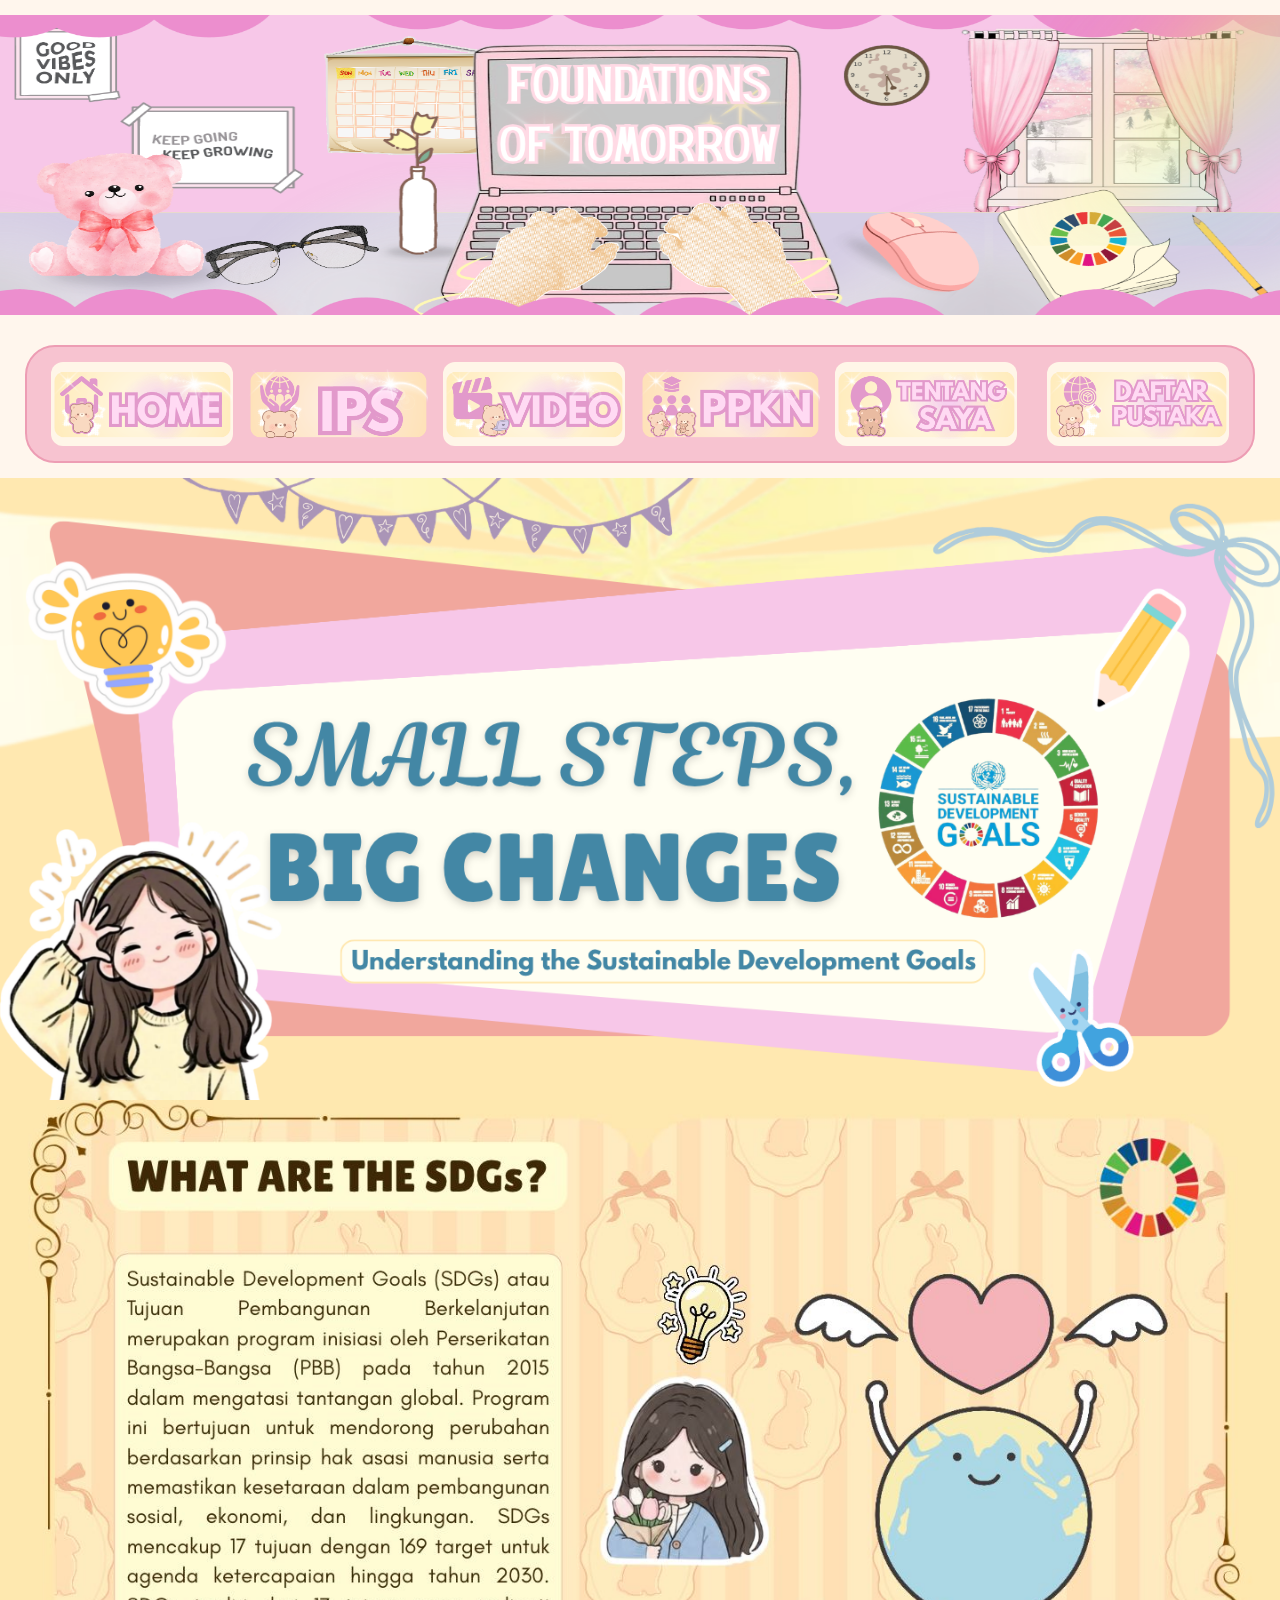
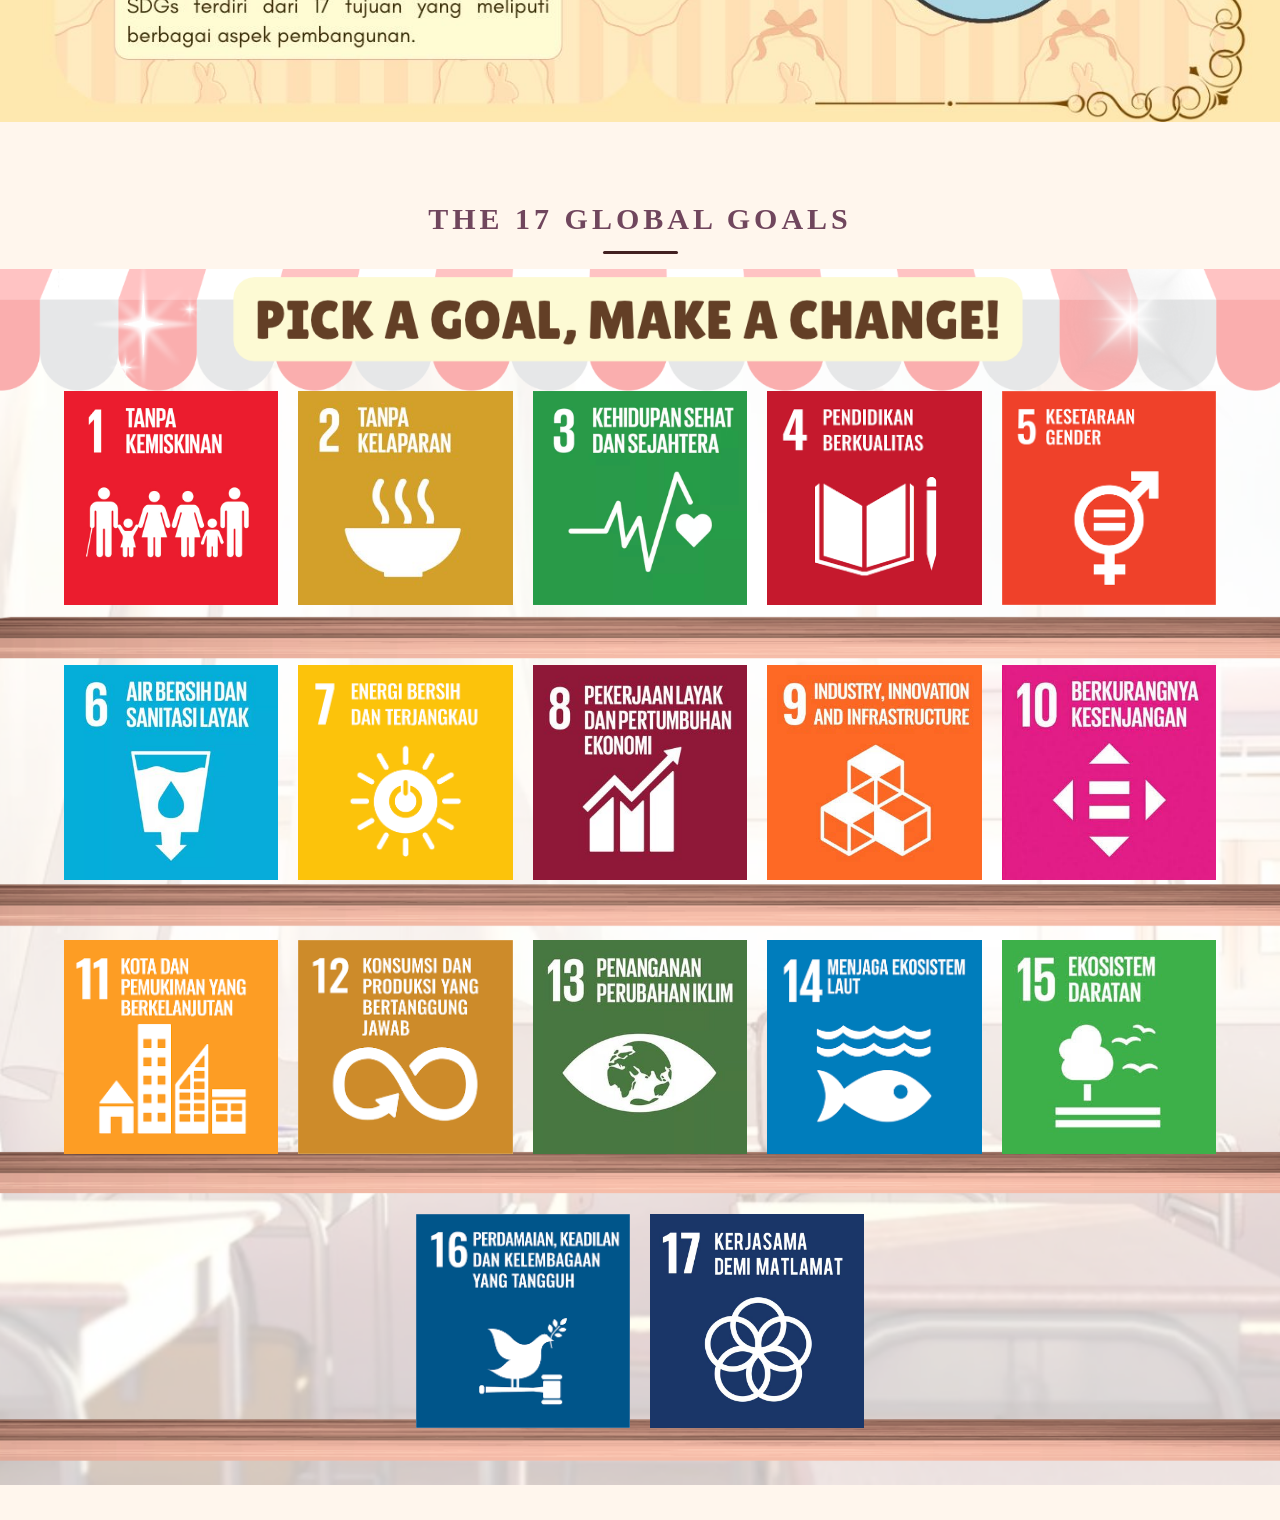
<file: index.html>
<!DOCTYPE html>
<html>
<head>
    <title>Beranda - Education for a Better Future</title>
    <link rel="stylesheet" href="style.css">
</head>

<body>
<div class="flower-container">
    <span>✿</span>
    <span>❀</span>
    <span>✿</span>
    <span>❀</span>
    <span>✿</span>
    <span>❀</span>
    <span>✿</span>
    <span>❀</span>
    <span>✿</span>
    <span>❀</span>
    <span>✿</span>
    <span>❀</span>
</div>
<header class="main-header">
    <img src="main header.png" alt="A World in Progress">
</header>

<nav class="topnav">

    <a href="index.html">
        <img src="home button.png" alt="HOME">
    </a>

<div class="dropdown">
    <img src="ips button.png" alt="IPS" class="nav-image">

<div class="dropdown-content">
        <a href="ips1.html">
            <img src="konvensional button.png" alt="Pembangunan Konvensional">
        </a>
        <a href="ips2.html">
            <img src="berkelanjutan button.png" alt="Pembangunan Berkelanjutan">
        </a>
    </div>
</div>

<a href="video-sdgs4.html">
        <img src="video button.png" alt="Video IPS">
    </a>

<div class="dropdown">
    <img src="ppkn button.png" alt="PPKN" class="nav-image">

    <div class="dropdown-content">
        <a href="ppkn2.html">
            <img src="permasalahn button.png" alt="Permasalahan di Sekitarku">
        </a>
        <a href="ppkn3.html">
            <img src="kerjasama button.png" alt="Keterkaitan SDGs dengan Kerja Sama">
        </a>
        <a href="ppkn4.html">
            <img src="pancasila button.png" alt="Hubungan Pancasila dengan SDGs">
        </a>
    </div>
</div>

    <a href="tentangsaya.html">
        <img src="ttg saya button.png" alt="TENTANG SAYA">
    </a>

    <a href="daftar%20pustaka.html">
        <img src="sumber button.png" alt="DAFTAR PUSTAKA">
    </a>

</nav>
<div class="home"></div>

 <!-- IMAGE BANNER -->
<img src="homejudul.png" class="home-banner" alt="Homepage banner">
<img src="penjelasan.jpg" class="explanation-image" alt="SDGs explanation">
   
<section class="sdg-section">

    <h2>THE 17 GLOBAL GOALS</h2>

    <div class="shelf-container">

        <img src="17 sdgs shelf.1.png" class="shelf-bg" alt="Shelves">

        <div class="sdg-container">

            <div class="sdg-card">
                <img src="sdg-1.jpg" alt="SDG 1">
                <div class="sdg-info">
                    <h3>NO POVERTY</h3>
                    <p>Mengakhiri kemiskinan dalam segala bentuk di seluruh dunia.</p>
                </div>
            </div>

            <div class="sdg-card">
                <img src="sdg-2.jpg" alt="SDG 2">
                <div class="sdg-info">
                    <h3>ZERO HUNGER</h3>
                    <p>Mengakhiri kelaparan, meningkatkan ketahanan pangan, dan memperbaiki gizi masyarakat.</p>
                </div>
            </div>

            <div class="sdg-card">
                <img src="sdg-3.jpg" alt="SDG 3">
                <div class="sdg-info">
                    <h3>GOOD HEALTH AND WELL-BEING</h3>
                    <p>Menjamin kehidupan yang sehat dan meningkatkan kesejahteraan bagi semua orang.</p>
                </div>
            </div>

            <div class="sdg-card">
                <img src="sdg-4.png" alt="SDG 4">
                <div class="sdg-info">
                    <h3>QUALITY EDUCATION</h3>
                    <p>Memastikan pendidikan yang berkualitas, inklusif, dan merata bagi semua orang.</p>
                </div>
            </div>

            <div class="sdg-card">
                <img src="sdg-5.png" alt="SDG 5">
                <div class="sdg-info">
                    <h3>GENDER EQUALITY</h3>
                    <p>Mencapai kesetaraan gender serta memberdayakan perempuan dan anak perempuan.</p>
                </div>
            </div>

            <div class="sdg-card">
                <img src="sdg-6.jpg" alt="SDG 6">
                <div class="sdg-info">
                    <h3>CLEAN WATER AND SANITATION</h3>
                    <p>Memastikan ketersediaan air bersih dan sanitasi yang layak bagi semua orang.</p>
                </div>
            </div>

            <div class="sdg-card">
                <img src="sdg-7.png" alt="SDG 7">
                <div class="sdg-info">
                    <h3>AFFORDABLE AND CLEAN ENERGY</h3>
                    <p>Menyediakan energi yang terjangkau, andal, berkelanjutan, dan modern.</p>
                </div>
            </div>

            <div class="sdg-card">
                <img src="sdg-8.jpg" alt="SDG 8">
                <div class="sdg-info">
                    <h3>DECENT WORK AND ECONOMIC GROWTH</h3>
                    <p>Mendorong pertumbuhan ekonomi serta menyediakan pekerjaan yang layak bagi semua orang.</p>
                </div>
            </div>

            <div class="sdg-card">
                <img src="sdg-9.jpeg" alt="SDG 9">
                <div class="sdg-info">
                    <h3>INDUSTRY, INNOVATION AND INFRASTRUCTURE</h3>
                    <p>Membangun infrastruktur yang kuat serta mendorong industri dan inovasi.</p>
                </div>
            </div>

            <div class="sdg-card">
                <img src="sdg-10.jpeg" alt="SDG 10">
                <div class="sdg-info">
                    <h3>REDUCED INEQUALITIES</h3>
                    <p>Mengurangi kesenjangan sosial dan ekonomi di dalam maupun antarnegara.</p>
                </div>
            </div>

            <div class="sdg-card">
                <img src="sdg-11.png" alt="SDG 11">
                <div class="sdg-info">
                    <h3>SUSTAINABLE CITIES AND COMMUNITIES</h3>
                    <p>Mewujudkan kota dan permukiman yang aman, inklusif, dan berkelanjutan.</p>
                </div>
            </div>

            <div class="sdg-card">
                <img src="sdg-12.png" alt="SDG 12">
                <div class="sdg-info">
                    <h3>RESPONSIBLE CONSUMPTION AND PRODUCTION</h3>
                    <p>Mendorong pola konsumsi dan produksi yang bertanggung jawab.</p>
                </div>
            </div>

            <div class="sdg-card">
                <img src="sdg-13.jpg" alt="SDG 13">
                <div class="sdg-info">
                    <h3>CLIMATE ACTION</h3>
                    <p>Mengambil tindakan nyata untuk mengatasi perubahan iklim.</p>
                </div>
            </div>

            <div class="sdg-card">
                <img src="sdg-14.png" alt="SDG 14">
                <div class="sdg-info">
                    <h3>LIFE BELOW WATER</h3>
                    <p>Melindungi ekosistem laut dan menjaga kelestarian sumber daya laut.</p>
                </div>
            </div>

            <div class="sdg-card">
                <img src="sdg-15.jpeg" alt="SDG 15">
                <div class="sdg-info">
                    <h3>LIFE ON LAND</h3>
                    <p>Melindungi ekosistem daratan, hutan, dan keanekaragaman hayati.</p>
                </div>
            </div>
<div class="sdg-last-row">
            <div class="sdg-card">
                <img src="sdg-16.png" alt="SDG 16">
                <div class="sdg-info">
                    <h3>PEACE, JUSTICE AND STRONG INSTITUTIONS</h3>
                    <p>Mendorong perdamaian, keadilan, serta lembaga yang kuat dan bertanggung jawab.</p>
                </div>
            </div>

            <div class="sdg-card">
                <img src="sdg-17.jpg" alt="SDG 17">
                <div class="sdg-info">
                    <h3>PARTNERSHIPS FOR THE GOALS</h3>
                    <p>Memperkuat kerja sama global untuk mencapai seluruh tujuan pembangunan berkelanjutan.</p>
                </div>
            </div>
</div>
        </div>
    </div>
</section>
</file>
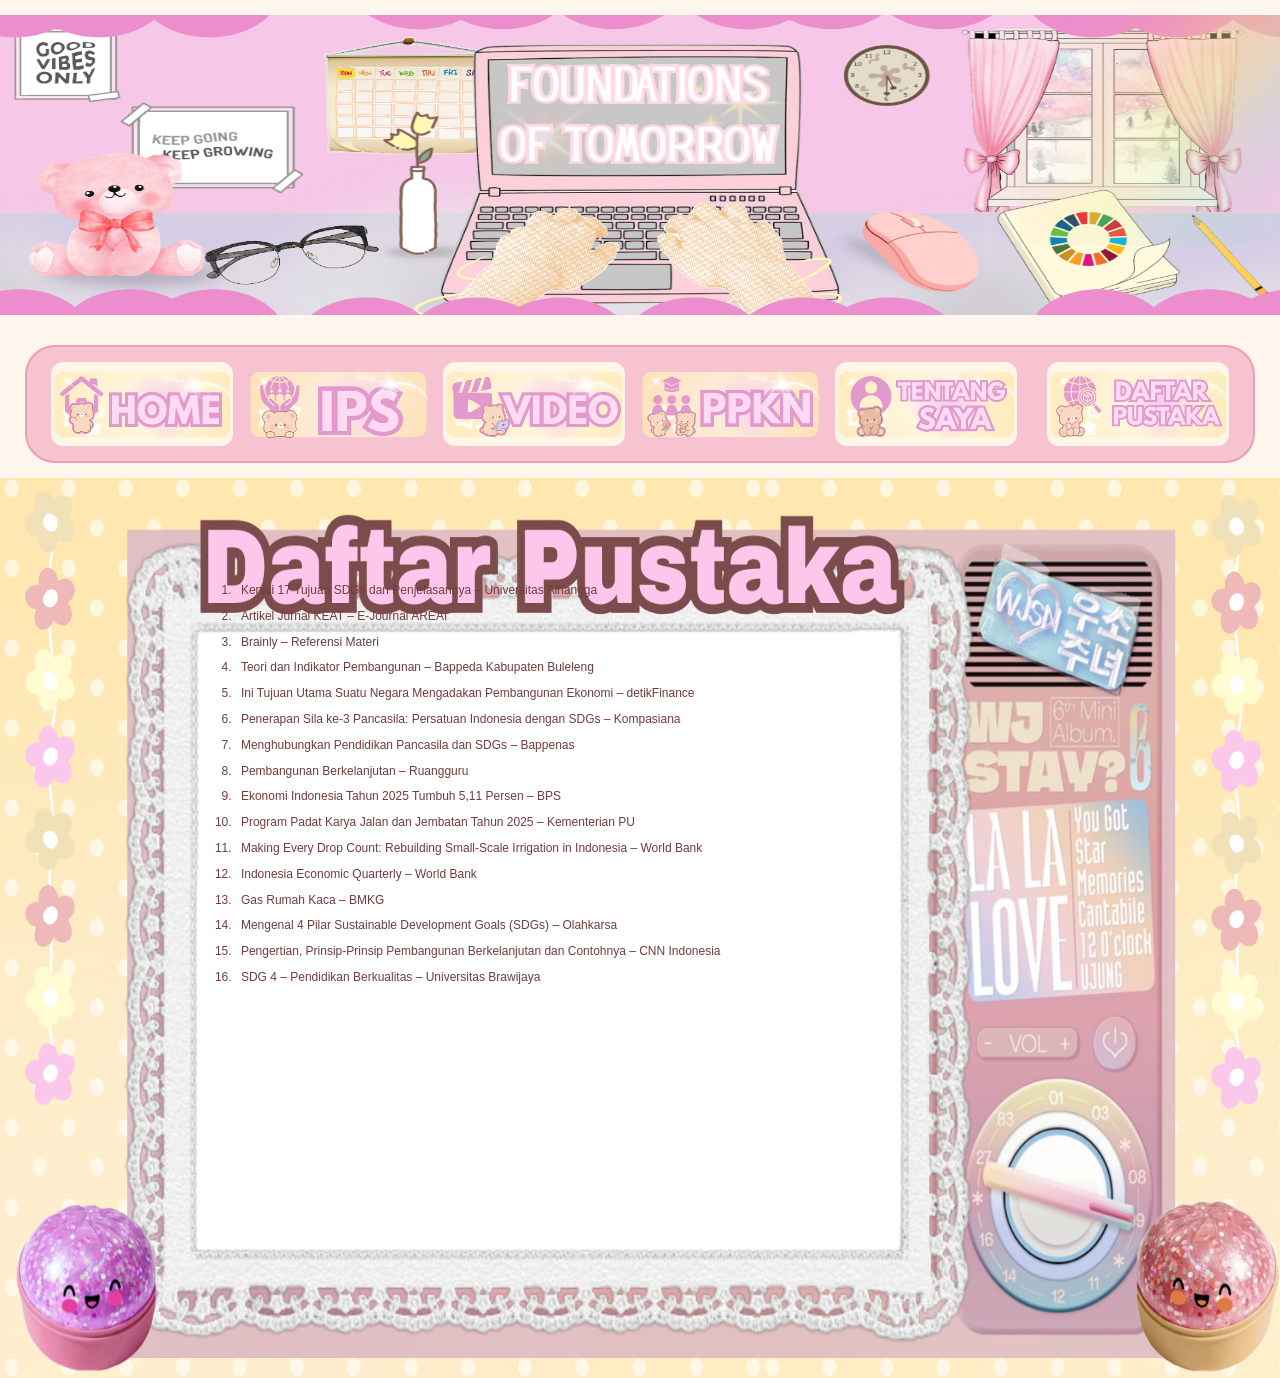
<file: daftar pustaka.html>
<!DOCTYPE html>
<html>
<head>
    <title>Daftar Pustaka</title>
    <link rel="stylesheet" href="style.css">
</head>

<body>
<div class="flower-container">
    <span>✿</span>
    <span>❀</span>
    <span>✿</span>
    <span>❀</span>
    <span>✿</span>
    <span>❀</span>
    <span>✿</span>
    <span>❀</span>
    <span>✿</span>
    <span>❀</span>
    <span>✿</span>
    <span>❀</span>
</div>
<header class="main-header">
    <img src="main header.png" alt="A World in Progress">
</header>
<nav class="topnav">

    <a href="index.html">
        <img src="home button.png" alt="HOME">
    </a>

<div class="dropdown">
    <img src="ips button.png" alt="IPS" class="nav-image">

<div class="dropdown-content">
        <a href="ips1.html">
            <img src="konvensional button.png" alt="Pembangunan Konvensional">
        </a>
        <a href="ips2.html">
            <img src="berkelanjutan button.png" alt="Pembangunan Berkelanjutan">
        </a>
    </div>
</div>

<a href="video-sdgs4.html">
        <img src="video button.png" alt="Video IPS">
    </a>

<div class="dropdown">
    <img src="ppkn button.png" alt="PPKN" class="nav-image">

    <div class="dropdown-content">
        <a href="ppkn1.html">
            <img src="permasalahn button.png" alt="Permasalahan di Sekitarku">
        </a>
        <a href="ppkn2.html">
            <img src="kerjasama button.png" alt="Keterkaitan SDGs dengan Kerja Sama">
        </a>
        <a href="ppkn3.html">
            <img src="pancasila button.png" alt="Hubungan Pancasila dengan SDGs">
        </a>
    </div>
</div>

    <a href="tentangsaya.html">
        <img src="ttg saya button.png" alt="TENTANG SAYA">
    </a>

    <a href="daftar%20pustaka.html">
        <img src="sumber button.png" alt="DAFTAR PUSTAKA">
    </a>
    </nav>


<!-- DAFTAR PUSTAKA -->
    <section class="references-section">

        <div class="references-container">
            </p>

            <ol class="references-list">

                <li><a href="https://unair.ac.id/kenali-17-tujuan-sdgs-dan-penjelasannya/" target="_blank">Kenali 17 Tujuan SDGs dan Penjelasannya – Universitas Airlangga</a></li>

                <li><a href="https://ejournal.areai.or.id/index.php/KEAT/article/download/2399/2076" target="_blank">Artikel Jurnal KEAT – E-Journal AREAI</a></li>

                <li><a href="https://brainly.co.id/tugas/9037358" target="_blank">Brainly – Referensi Materi</a></li>

                <li><a href="https://bappeda.bulelengkab.go.id/informasi/detail/artikel/teori-dan-indikator-pembangunan-12?utm" target="_blank">Teori dan Indikator Pembangunan – Bappeda Kabupaten Buleleng</a></li>

                <li><a href="https://finance.detik.com/berita-ekonomi-bisnis/d-7533740/ini-tujuan-utama-suatu-negara-mengadakan-pembangunan-ekonomi?utm" target="_blank">Ini Tujuan Utama Suatu Negara Mengadakan Pembangunan Ekonomi – detikFinance</a></li>

                <li><a href="https://www.kompasiana.com/herwindamuktiarum8660/691aaa2934777c4d006b8e64/penerapan-sila-ke-3-pancasila-persatuan-indonesia-dengan-sdgs-fakultas-ilmu-sosial-universitas-negeri-malang-di-instansi-sdq-alaa-nuriyah-malang#goog_rewarded" target="_blank">Penerapan Sila ke-3 Pancasila: Persatuan Indonesia dengan SDGs – Kompasiana</a></li>

                <li><a href="https://sdgs.bappenas.go.id/beranda-inspirasi/menghubungkan-pendidikan-pancasila-dan-sdgs-jalan-menuju-ekonomi-berkelanjutan" target="_blank">Menghubungkan Pendidikan Pancasila dan SDGs – Bappenas</a></li>

                <li><a href="https://www.ruangguru.com/blog/pembangunan-berkelanjutan" target="_blank">Pembangunan Berkelanjutan – Ruangguru</a></li>

                <li><a href="https://www.bps.go.id/id/pressrelease/2026/02/05/2546/ekonomi-indonesia-tahun-2025-tumbuh-5-11-persen.html" target="_blank">Ekonomi Indonesia Tahun 2025 Tumbuh 5,11 Persen – BPS</a></li>

                <li><a href="https://binamarga.pu.go.id/index.php/berita/kementerian-pu-genjot-program-padat-karya-jalan-dan-jembatan-tahun-2025-serap-43628-tenaga-kerja" target="_blank">Program Padat Karya Jalan dan Jembatan Tahun 2025 – Kementerian PU</a></li>

                <li><a href="https://connect4impact.worldbank.org/topic/making-every-drop-count-rebuilding-small-scale-irrigation-indonesia-counter-climate-change" target="_blank">Making Every Drop Count: Rebuilding Small-Scale Irrigation in Indonesia – World Bank</a></li>

                <li><a href="https://documents1.worldbank.org/curated/en/545961539697659383/pdf/130014-INDONESIAN-IEQ-Sept-2018-IDN-for-web.pdf" target="_blank">Indonesia Economic Quarterly – World Bank</a></li>

                <li><a href="https://www.bmkg.go.id/artikel/gas-rumah-kaca" target="_blank">Gas Rumah Kaca – BMKG</a></li>

                <li><a href="https://blog.olahkarsa.com/mengenal-4-pilar-sustainable-development-goals-sdgs/" target="_blank">Mengenal 4 Pilar Sustainable Development Goals (SDGs) – Olahkarsa</a></li>

                <li><a href="https://www.cnnindonesia.com/edukasi/20230921123240-569-1001898/pengertian-prinsip-prinsip-pembangunan-berkelanjutan-dan-contohnya" target="_blank">Pengertian, Prinsip-Prinsip Pembangunan Berkelanjutan dan Contohnya – CNN Indonesia</a></li>

                <li><a href="https://sdgs.ub.ac.id/inacol-sdgs/17-goals-bappenas/sdgs-4-pendidikan-berkualitas/" target="_blank">SDG 4 – Pendidikan Berkualitas – Universitas Brawijaya</a></li>

            </ol>

        </div>

    </section>
</file>
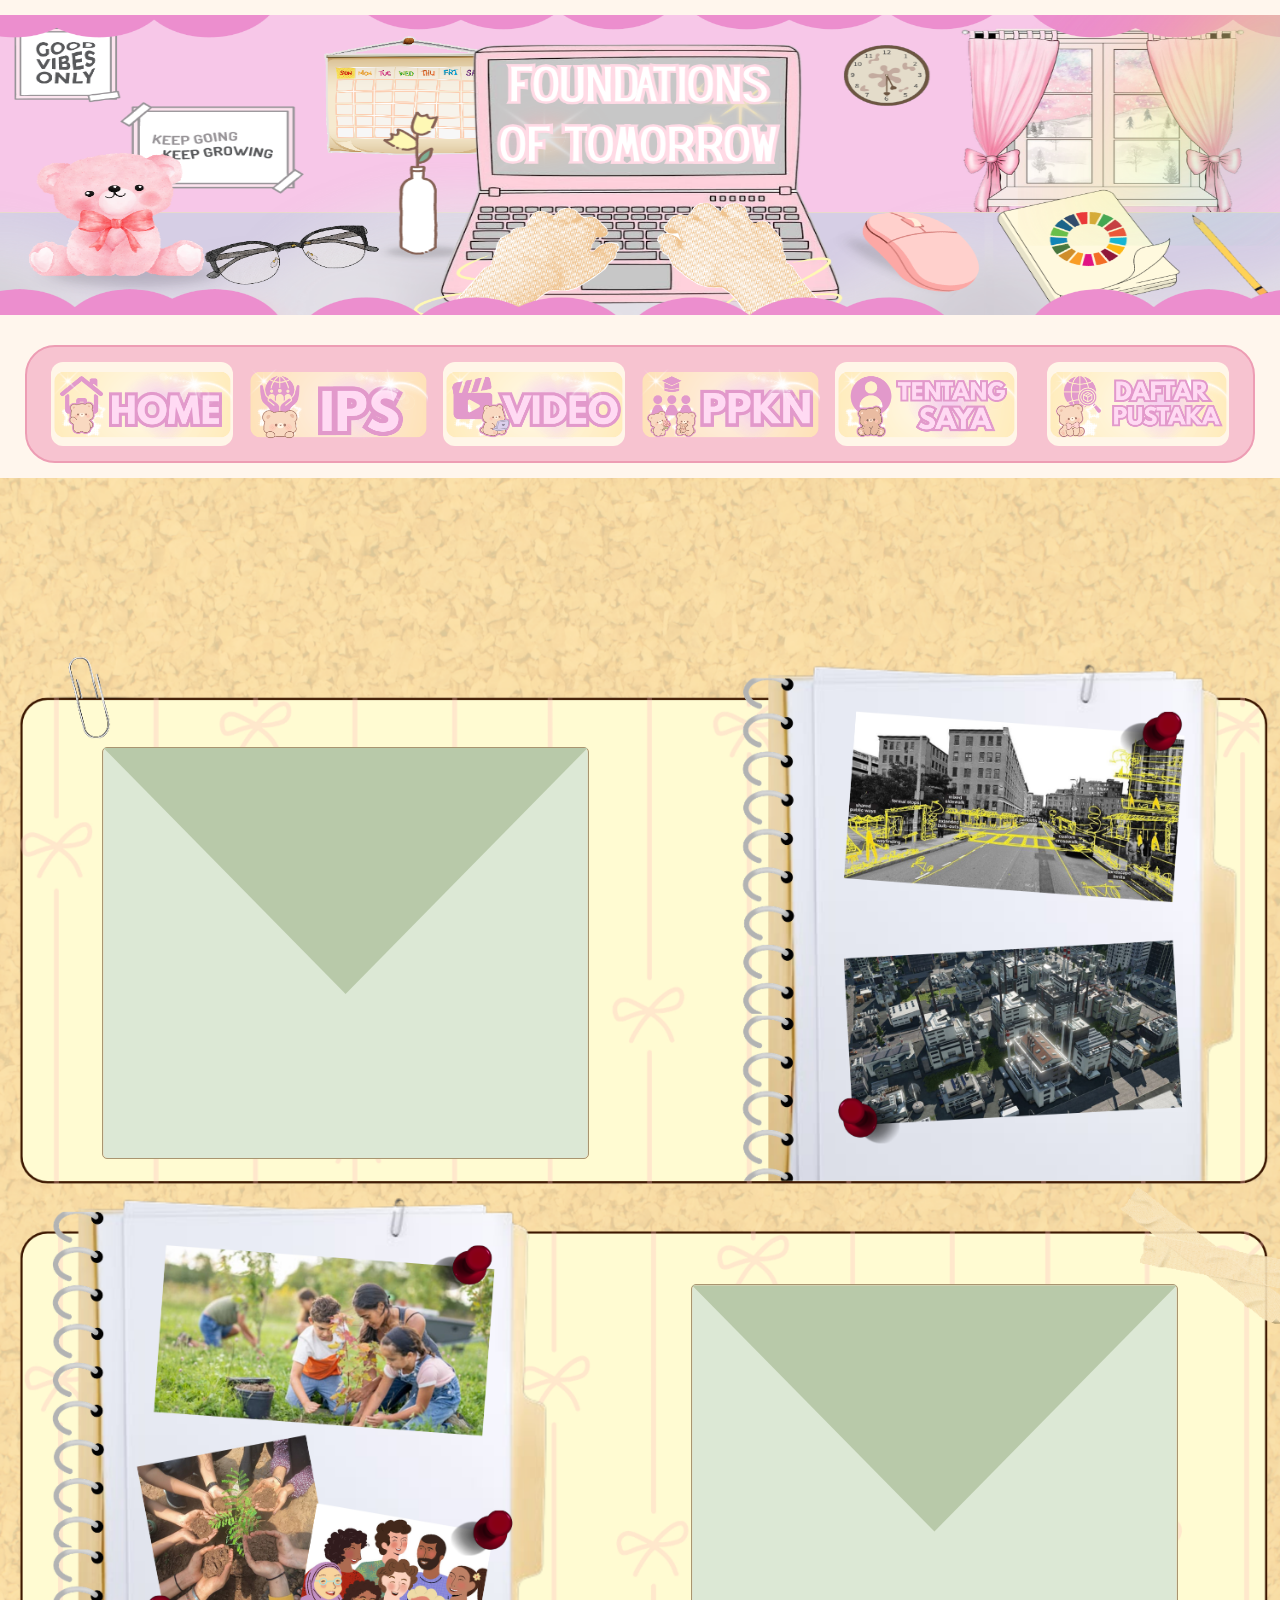
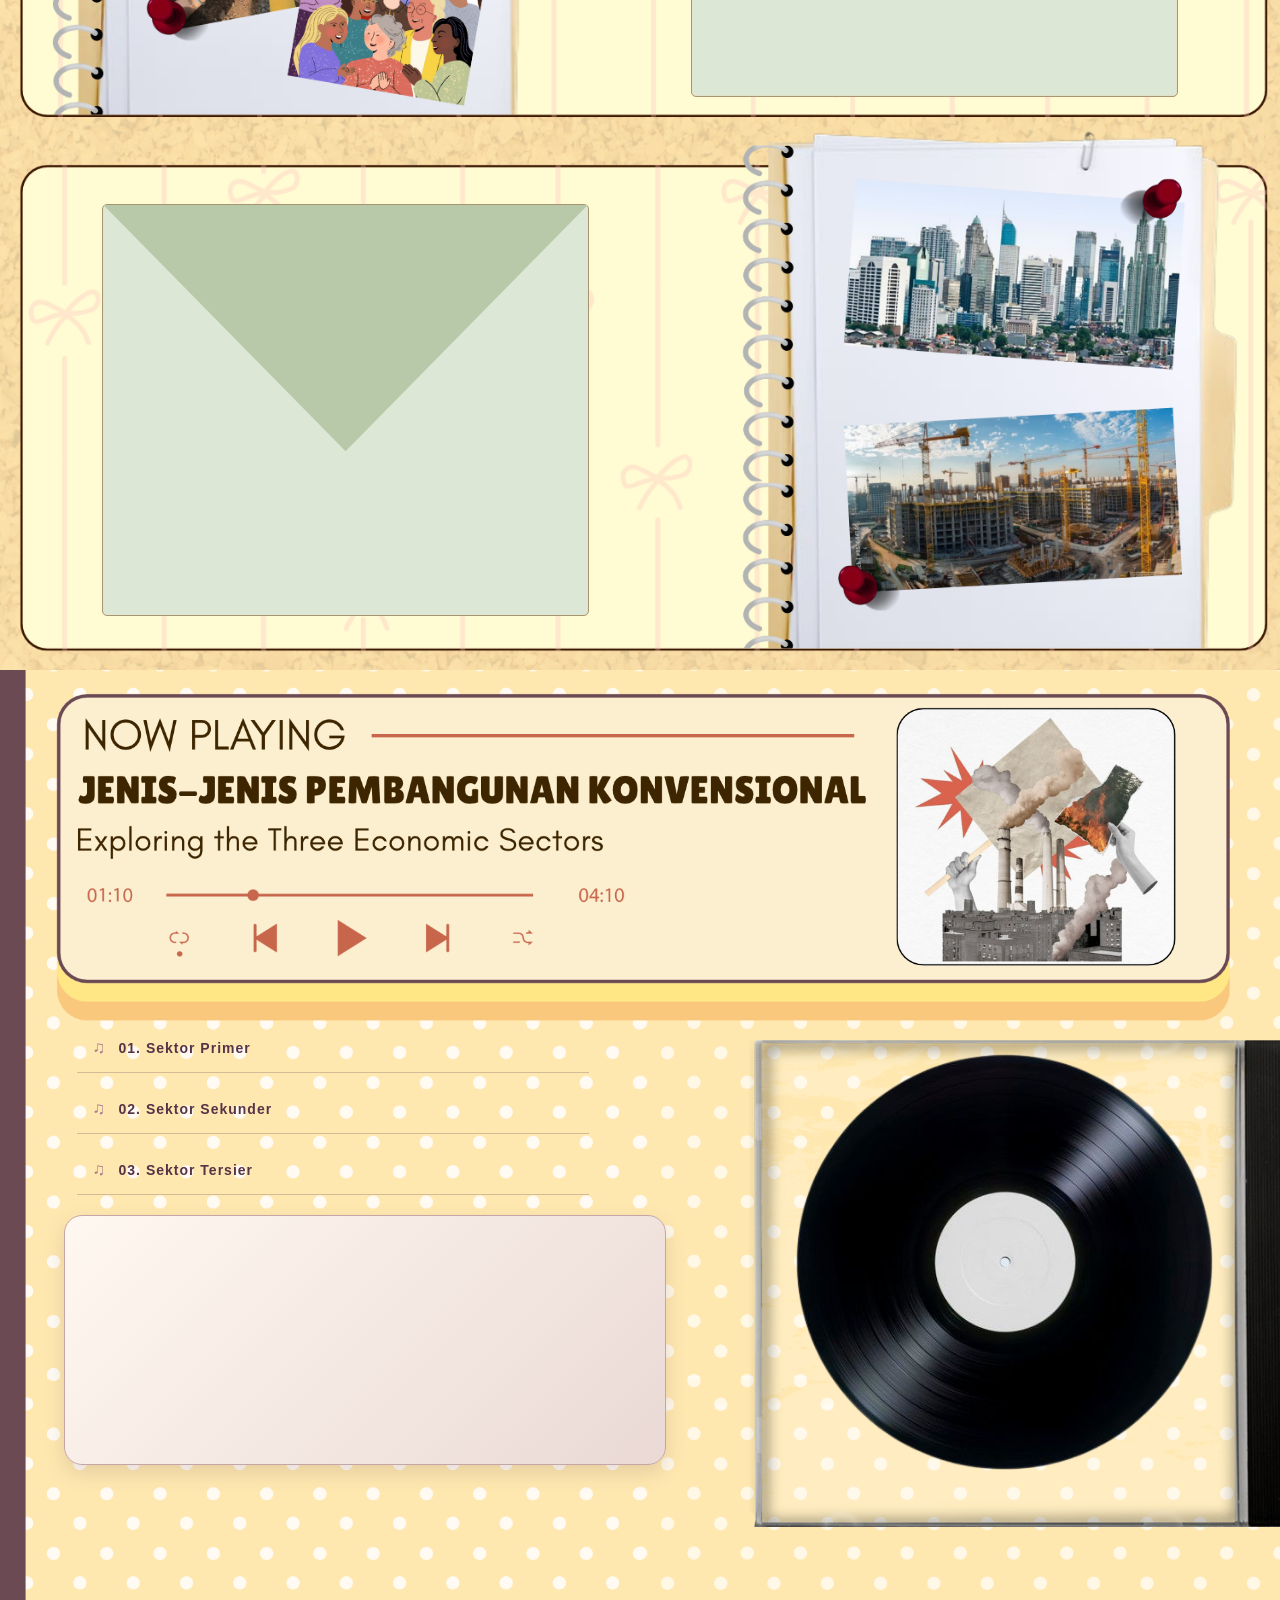
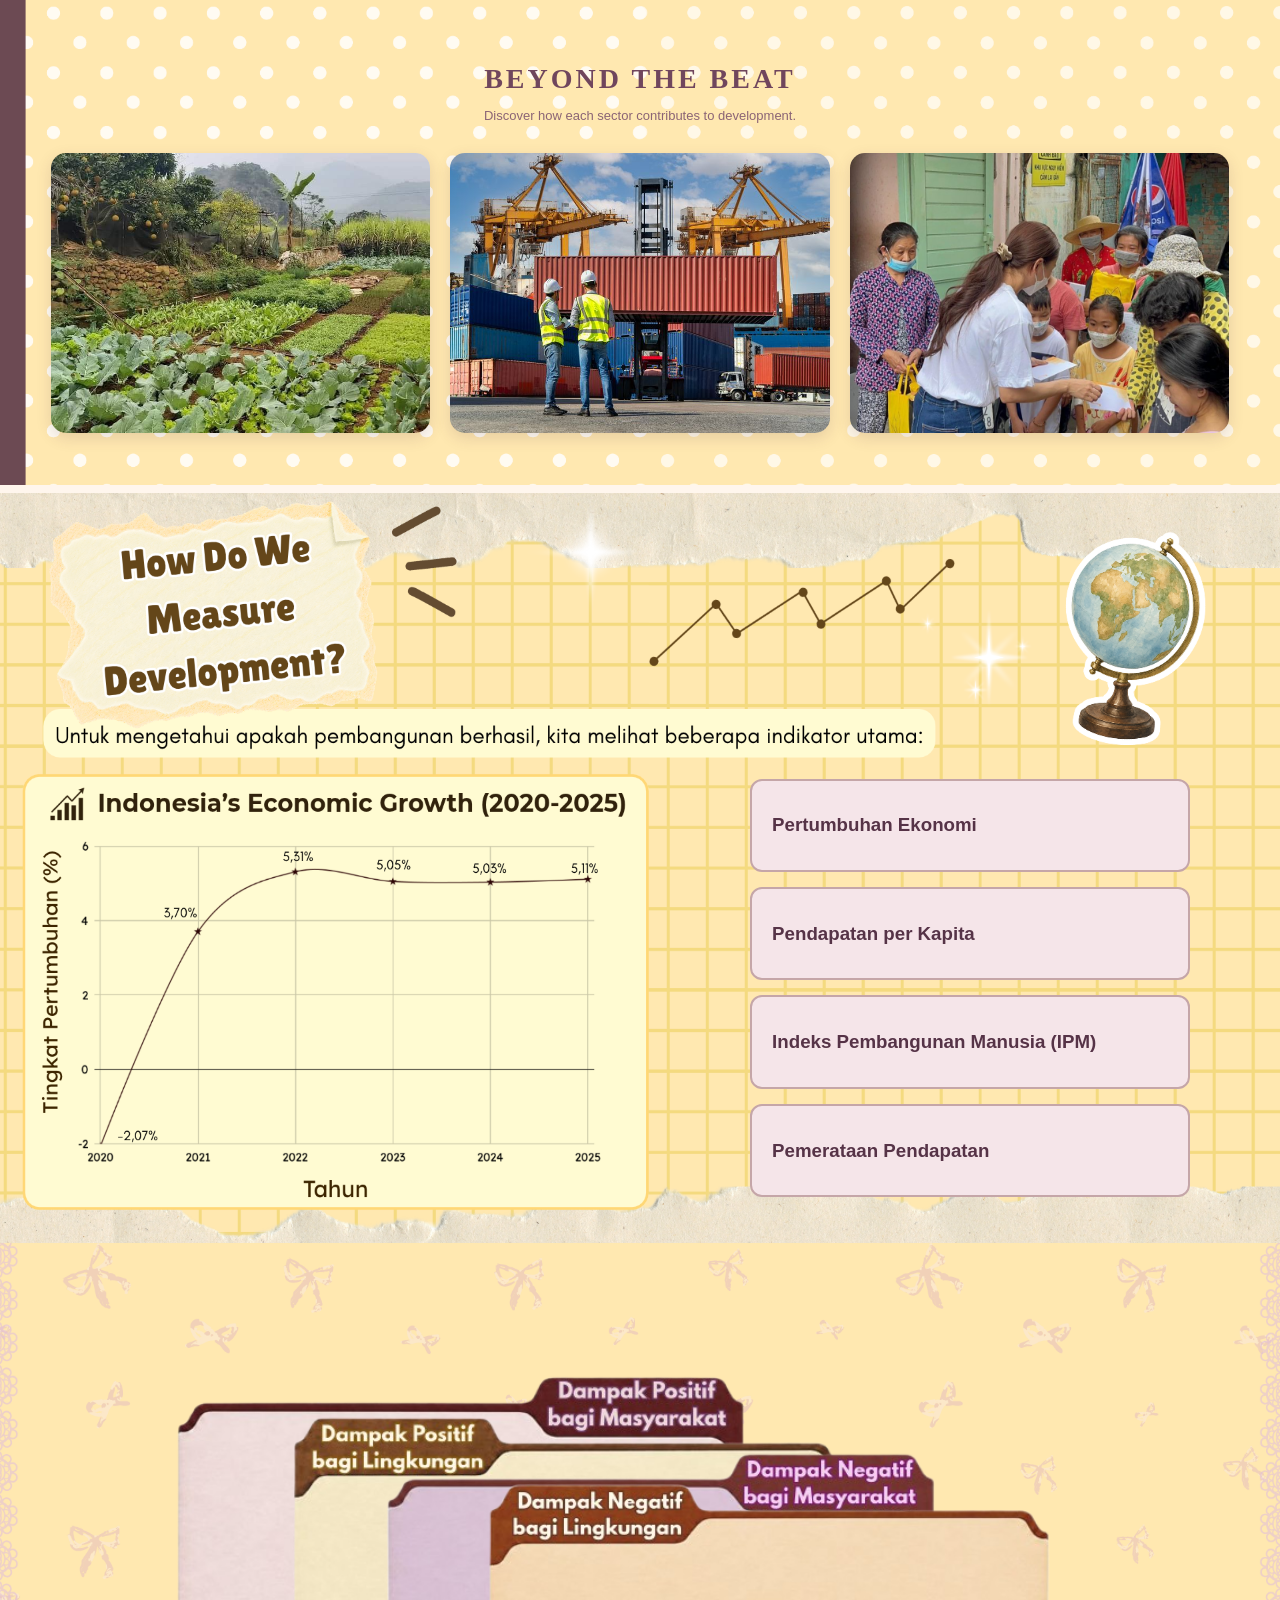
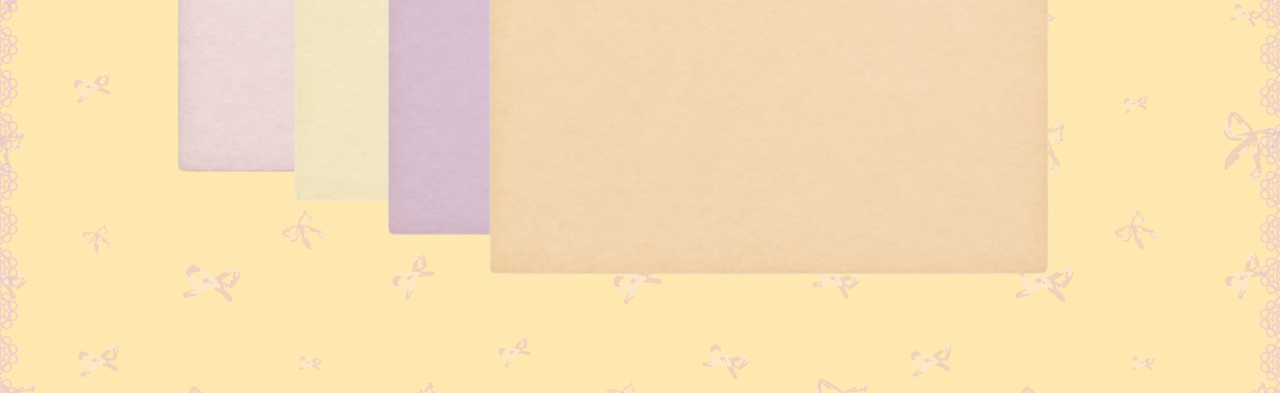
<file: ips1.html>
<!DOCTYPE html>
<html>
<head>
    <title>IPS 1 - Pembangunan Konvensional</title>
    <link rel="stylesheet" href="style.css">
</head>

<body>
<div class="flower-container">
    <span>✿</span>
    <span>❀</span>
    <span>✿</span>
    <span>❀</span>
    <span>✿</span>
    <span>❀</span>
    <span>✿</span>
    <span>❀</span>
    <span>✿</span>
    <span>❀</span>
    <span>✿</span>
    <span>❀</span>
</div>
<header class="main-header">
    <img src="main header.png" alt="A World in Progress">
</header>
<nav class="topnav">

    <a href="index.html">
        <img src="home button.png" alt="HOME">
    </a>

<div class="dropdown">
    <img src="ips button.png" alt="IPS" class="nav-image">

<div class="dropdown-content">
        <a href="ips1.html">
            <img src="konvensional button.png" alt="Pembangunan Konvensional">
        </a>
        <a href="ips2.html">
            <img src="berkelanjutan button.png" alt="Pembangunan Berkelanjutan">
        </a>
    </div>
</div>

<a href="video-sdgs4.html">
        <img src="video button.png" alt="Video IPS">
    </a>

<div class="dropdown">
    <img src="ppkn button.png" alt="PPKN" class="nav-image">

    <div class="dropdown-content">
        <a href="ppkn2.html">
            <img src="permasalahn button.png" alt="Permasalahan di Sekitarku">
        </a>
        <a href="ppkn3.html">
            <img src="kerjasama button.png" alt="Keterkaitan SDGs dengan Kerja Sama">
        </a>
        <a href="ppkn4.html">
            <img src="pancasila button.png" alt="Hubungan Pancasila dengan SDGs">
        </a>
    </div>
</div>

    <a href="tentangsaya.html">
        <img src="ttg saya button.png" alt="TENTANG SAYA">
    </a>

    <a href="daftar%20pustaka.html">
        <img src="sumber button.png" alt="DAFTAR PUSTAKA">
    </a>

    </nav>

<section class="notebook">

    <img src="ips info (2).png" class="notebook-bg">

    <!-- ENVELOPE 1 -->
<div class="envelope envelope-one">

    <div class="envelope-letter">
        <h3>Pengertian</h3>
        <p>
        Pembangunan konvensional adalah model pembangunan yang dilakukan oleh 
        pemerintah dengan fokus utama pada pertumbuhan ekonomi dan aspek material. 
        Pembangunan ini bertujuan meningkatkan Produk Domestik Bruto (PDB), investasi, 
        serta industrialisasi. Namun, dalam pelaksanaannya, pembangunan konvensional
         cenderung lebih mengutamakan keuntungan ekonomi dan kurang memperhatikan kelestarian
         lingkungan serta keadilan sosial dalam jangka panjang.
        </p>
    </div>

    <div class="envelope-flap"></div>
    <div class="envelope-pocket"></div>

</div>


    <!-- ENVELOPE 2 -->
    <div class="envelope envelope-two">
        <div class="envelope-letter">
            <h3>Ciri-ciri</h3>
            <p>
1. Mengedepankan Pelestarian Lingkungan
Pembangunan dilakukan dengan menjaga kelestarian alam, mengurangi pencemaran, dan menggunakan sumber daya alam secara bijaksana. <br>
2. Menjamin Keadilan Sosial
Pembangunan harus memberikan kesempatan dan manfaat yang adil bagi seluruh masyarakat, tanpa membedakan latar belakang atau kondisi ekonomi. <br>
3. Memperhatikan Kebutuhan Generasi Mendatang
Pembangunan harus memenuhi kebutuhan masyarakat saat ini tanpa mengurangi kemampuan generasi mendatang untuk memenuhi kebutuhan mereka sendiri.

            </p>
        </div>
    <div class="envelope-flap"></div>
    <div class="envelope-pocket"></div>
    </div>

    <!-- ENVELOPE 3 -->
    <div class="envelope envelope-three">
        <div class="envelope-letter">
            <h3>Tujuan</h3>
            <p>
Pembangunan konvensional bertujuan untuk meningkatkan pertumbuhan ekonomi dan 
kesejahteraan masyarakat melalui peningkatan hasil produksi, investasi, serta 
pembangunan industri dan infrastruktur. Selain itu, pembangunan ini juga bertujuan 
untuk meningkatkan pendapatan masyarakat, membuka lapangan pekerjaan, dan memenuhi 
kebutuhan dasar seperti pangan, sandang, serta tempat tinggal.
            </p>
        </div>
    <div class="envelope-flap"></div>
    <div class="envelope-pocket"></div>
    </div>

</section>


<!-- JENIS-JENIS PEMBANGUNAN -->
<section class="music-player">

    <img src="jenis-jenis bg new.png" class="music-bg" alt="Background">

    <!-- PLAYLIST HOVER AREAS -->
    <div class="track-list">
        <div class="track track-one">01. Sektor Primer</div>
        <div class="track track-two">02. Sektor Sekunder</div>
        <div class="track track-three">03. Sektor Tersier</div>
    </div>

    <!-- VINYL RECORD -->
    <div class="vinyl">
        <img src="vinyl bg remove.png" class="vinyl-image" alt="Vinyl">
        <img src="primer.jpg" class="sector-picture primer-picture" alt="Primer">
        <img src="sekunder.jpg" class="sector-picture sekunder-picture" alt="Sekunder">
        <img src="tersier.jpg" class="sector-picture tersier-picture" alt="Tersier">
    </div>

    <!-- INFORMATION PANEL -->
    <div class="sector-info">
        <div class="info-content primer-info">
            <h2>SEKTOR PRIMER</h2>
            <p>
                Sektor primer merupakan kegiatan ekonomi
                yang memanfaatkan sumber daya alam secara
                langsung.
            </p>
            <img src="sector primer.jpg" class="sector-info-picture" alt="Contoh Sektor Primer">
            <h3>Contoh Kegiatan</h3>
            <p>Pertanian, perikanan, kehutanan, dan pertambangan.</p>
        </div>

        <div class="info-content sekunder-info">
            <h2>SEKTOR SEKUNDER</h2>
            <p>
                Sektor sekunder merupakan kegiatan ekonomi
                yang mengolah bahan mentah menjadi barang
                jadi atau setengah jadi.
            </p>
            <img src="secondary sector.jpg" class="sector-info-picture" alt="Contoh Sektor Sekunder">
            <h3>Contoh Kegiatan</h3>
            <p>Industri tekstil, pabrik makanan, dan manufaktur.</p>
        </div>

        <div class="info-content tersier-info">
            <h2>SEKTOR TERSIER</h2>
            <p>
                Sektor tersier merupakan kegiatan ekonomi
                yang menyediakan jasa untuk memenuhi
                kebutuhan masyarakat.
            </p>
            <img src="tertiary sector.jpg" class="sector-info-picture" alt="Contoh Sektor Tersier">
            <h3>Contoh Kegiatan</h3>
            <p>Perdagangan, transportasi, perbankan, dan pariwisata.</p>
        </div>
    </div>

    <!-- SECTOR GALLERY (DI ATAS BG, DI BAWAH VINYL/CD) -->
    <div class="sector-gallery">
        <h2>BEYOND THE BEAT</h2>
        <p>Discover how each sector contributes to development.</p>

        <div class="sector-cards">
            <div class="sector-card">
                <img src="sek primer.jpg" alt="Sektor Primer">
                <div class="sector-overlay">
                    <h3>PRIMER</h3>
                    <p>Memanfaatkan sumber daya alam secara langsung, seperti pertanian, perkebunan, dan pertambangan.</p>
                </div>
            </div>

            <div class="sector-card">
                <img src="sek sekunder.jpg" alt="Sektor Sekunder">
                <div class="sector-overlay">
                    <h3>SEKUNDER</h3>
                    <p>Mengolah bahan mentah menjadi barang yang memiliki nilai tambah melalui kegiatan industri.</p>
                </div>
            </div>

            <div class="sector-card">
                <img src="sek tersier.jpg" alt="Sektor Tersier">
                <div class="sector-overlay">
                    <h3>TERSIER</h3>
                    <p>Menyediakan jasa untuk memenuhi kebutuhan masyarakat, seperti pendidikan, transportasi, dan kesehatan.</p>
                </div>
            </div>
        </div>
    </div>

</section>

<!-- PENGUKURAN KEBERHASILAN PEMBANGUNAN -->

<section class="pengukuran">

    <div class="pengukuran-layout">

        <!-- HOVER INFORMATION -->
        <div class="indicator-list">

            <div class="indicator-card">
                <h3>Pertumbuhan Ekonomi</h3>
                <p>
                    Mengukur peningkatan kegiatan ekonomi suatu negara
                    melalui pertumbuhan Produk Domestik Bruto (PDB).
                </p>
            </div>

            <div class="indicator-card">
                <h3>Pendapatan per Kapita</h3>
                <p>
                    Mengukur rata-rata pendapatan setiap penduduk
                    untuk melihat tingkat kesejahteraan ekonomi.
                </p>
            </div>

            <div class="indicator-card">
                <h3>Indeks Pembangunan Manusia (IPM)</h3>
                <p>
                    Mengukur kualitas hidup masyarakat berdasarkan
                    kesehatan, pendidikan, dan standar hidup layak.
                </p>
            </div>

            <div class="indicator-card">
                <h3>Pemerataan Pendapatan</h3>
                <p>
                    Menilai apakah hasil pembangunan dan pendapatan
                    dapat dinikmati secara adil oleh seluruh masyarakat.
                </p>
            </div>

        </div>

    </div>

</section>

<!-- RISIKO SOSIAL DAN LINGKUNGAN -->

<section class="risiko">

    <img src="folder background.png" class="risiko-bg">

    <!-- HIDDEN CHECKBOXES -->
    <input type="checkbox" id="popup1" class="popup-toggle">
    <input type="checkbox" id="popup2" class="popup-toggle">
    <input type="checkbox" id="popup3" class="popup-toggle">
    <input type="checkbox" id="popup4" class="popup-toggle">

    <!-- FOLDER STACK -->
    <div class="folder-stack">

        <label for="popup1" class="folder folder-one">
            <img src="folder_1-removebg-preview.png">
        </label>

        <label for="popup2" class="folder folder-two">
            <img src="folder_1__1_-removebg-preview.png">
        </label>

        <label for="popup3" class="folder folder-three">
            <img src="folder_1__2_-removebg-preview.png">
        </label>

        <label for="popup4" class="folder folder-four">
            <img src="folder_1__3_-removebg-preview.png">
        </label>

    </div>

    <!-- POPUP 1 -->
    <div class="popup popup-one">
        <label for="popup1" class="popup-backdrop"></label>
        <img src="pop up.png">
    </div>

    <!-- POPUP 2 -->
    <div class="popup popup-two">
        <label for="popup2" class="popup-backdrop"></label>
        <img src="pop up 2.png">
    </div>

    <!-- POPUP 3 -->
    <div class="popup popup-three">
        <label for="popup3" class="popup-backdrop"></label>
        <img src="pop up 3.png">
    </div>

    <!-- POPUP 4 -->
    <div class="popup popup-four">
        <label for="popup4" class="popup-backdrop"></label>
        <img src="pop up 4.png">
    </div>

</section>
</file>
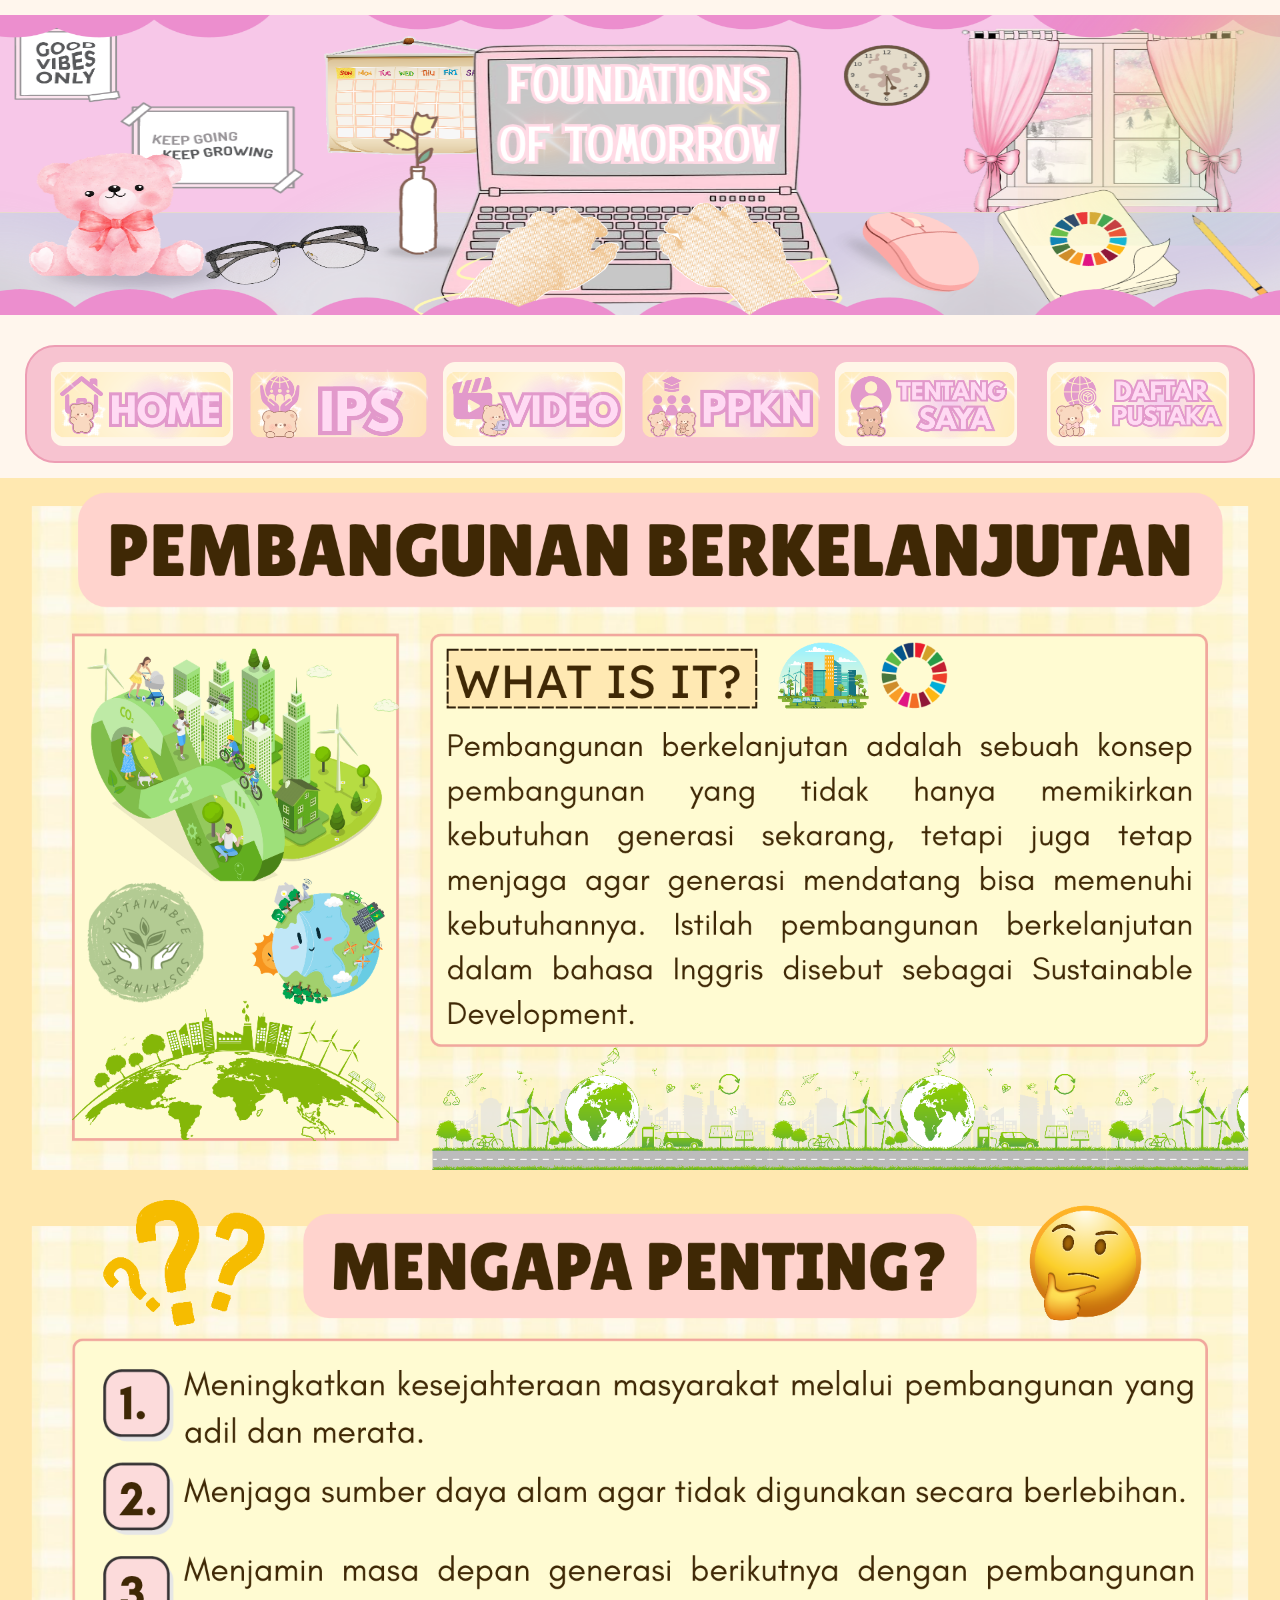
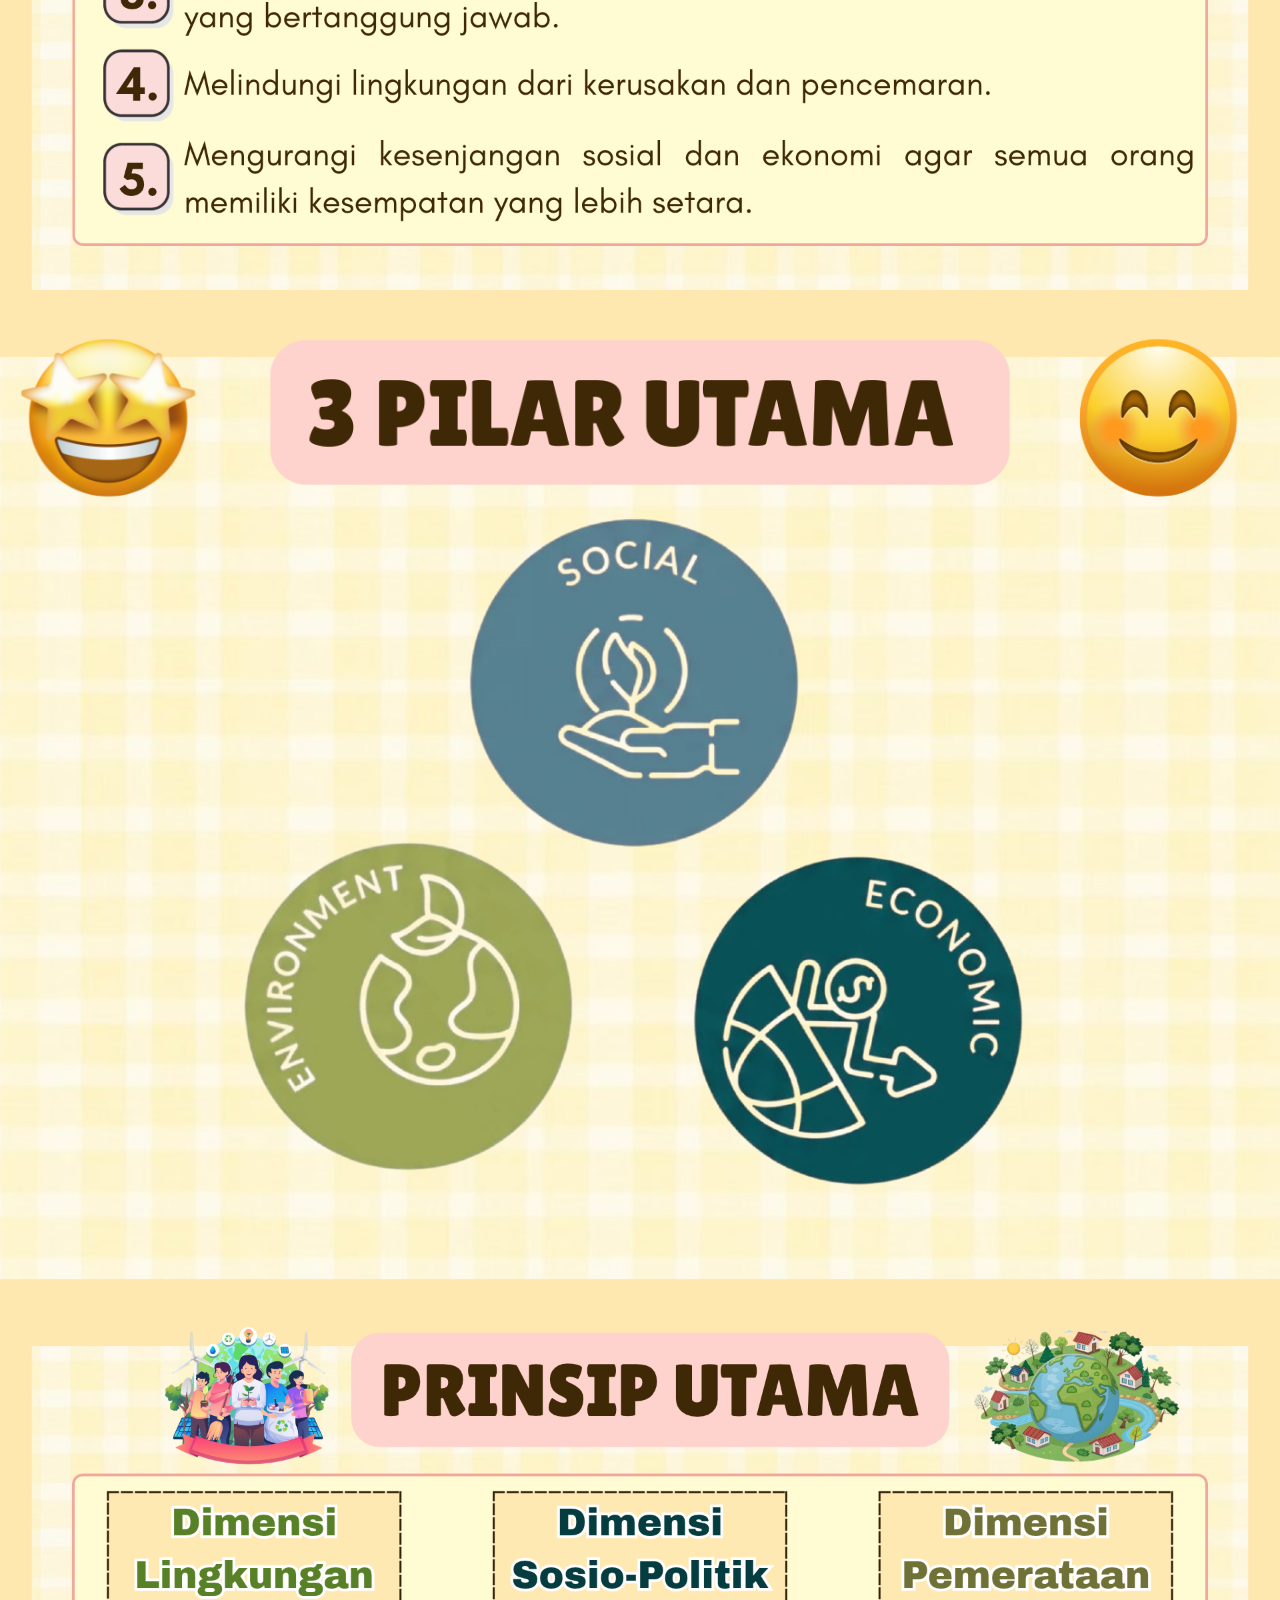
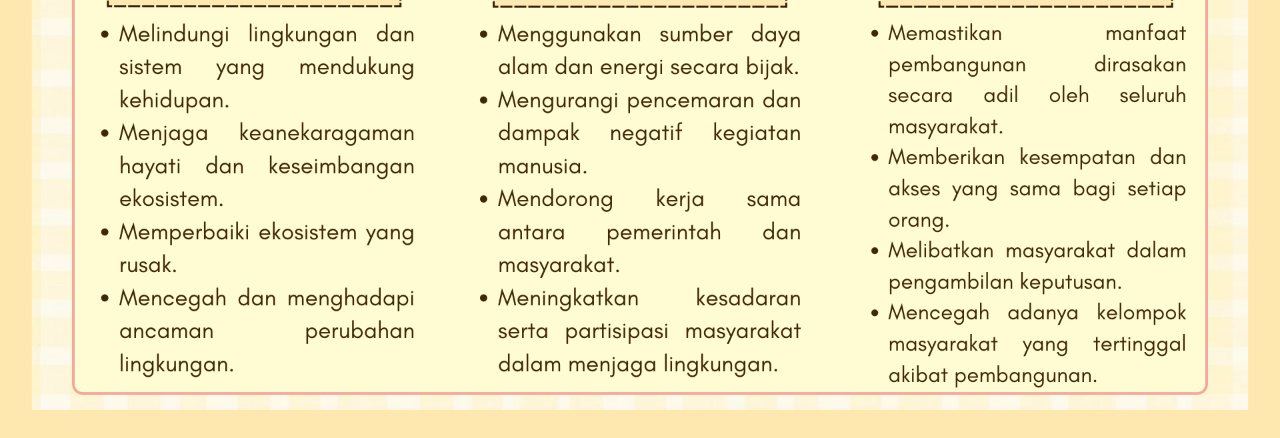
<file: ips2.html>
<!DOCTYPE html>
<html>
<head>
    <title>IPS 2 - Pembangunan Berkelanjutan</title>
    <link rel="stylesheet" href="style.css">
</head>

<body>
<div class="flower-container">
    <span>✿</span>
    <span>❀</span>
    <span>✿</span>
    <span>❀</span>
    <span>✿</span>
    <span>❀</span>
    <span>✿</span>
    <span>❀</span>
    <span>✿</span>
    <span>❀</span>
    <span>✿</span>
    <span>❀</span>
</div>
<header class="main-header">
    <img src="main header.png" alt="A World in Progress">
</header>
<nav class="topnav">

    <a href="index.html">
        <img src="home button.png" alt="HOME">
    </a>

<div class="dropdown">
    <img src="ips button.png" alt="IPS" class="nav-image">

<div class="dropdown-content">
        <a href="ips1.html">
            <img src="konvensional button.png" alt="Pembangunan Konvensional">
        </a>
        <a href="ips2.html">
            <img src="berkelanjutan button.png" alt="Pembangunan Berkelanjutan">
        </a>
    </div>
</div>

<a href="video-sdgs4.html">
        <img src="video button.png" alt="Video IPS">
    </a>

<div class="dropdown">
    <img src="ppkn button.png" alt="PPKN" class="nav-image">

    <div class="dropdown-content">
        <a href="ppkn1.html">
            <img src="permasalahn button.png" alt="Permasalahan di Sekitarku">
        </a>
        <a href="ppkn2.html">
            <img src="kerjasama button.png" alt="Keterkaitan SDGs dengan Kerja Sama">
        </a>
        <a href="ppkn3.html">
            <img src="pancasila button.png" alt="Hubungan Pancasila dengan SDGs">
        </a>
    </div>
</div>

    <a href="tentangsaya.html">
        <img src="ttg saya button.png" alt="TENTANG SAYA">
    </a>

    <a href="daftar%20pustaka.html">
        <img src="sumber button.png" alt="DAFTAR PUSTAKA">
    </a>

    </nav>

<!-- PEMBANGUNAN BERKELANJUTAN -->

<section class="pembangunan-berkelanjutan">

    <img src="folder background (1).png" alt="Pengertian Pembangunan Berkelanjutan">

    <img src="penting background.png" alt="Mengapa Pembangunan Berkelanjutan Penting">

</section>

<!-- THREE PILLARS -->
<section class="three-pillars">

    <img src="pilar background.png" class="pillars-bg" alt="Background">

    <!-- SOCIAL -->
    <input type="checkbox" id="social-popup" class="popup-toggle">

    <!-- ENVIRONMENT -->
    <input type="checkbox" id="environment-popup" class="popup-toggle">

    <!-- ECONOMIC -->
    <input type="checkbox" id="economic-popup" class="popup-toggle">

    <div class="pillar-circles">

        <label for="social-popup" class="pillar-circle social">
            <img src="ips_info__1_-removebg-preview.png" alt="Sosial">
        </label>

        <label for="environment-popup" class="pillar-circle environment">
            <img src="ips_info__3_-removebg-preview.png" alt="Lingkungan">
        </label>

        <label for="economic-popup" class="pillar-circle economic">
            <img src="ips_info__2_-removebg-preview.png" alt="Ekonomi">
        </label>

    </div>

    <!-- SOCIAL POPUP -->
    <div class="pillar-popup social-popup">
        <label for="social-popup" class="popup-backdrop"></label>
        <img src="social.png" alt="Social information">
    </div>

    <!-- ENVIRONMENT POPUP -->
    <div class="pillar-popup environment-popup">
        <label for="environment-popup" class="popup-backdrop"></label>
        <img src="pop up 4 (2).png" alt="Environment information">
    </div>

    <!-- ECONOMIC POPUP -->
    <div class="pillar-popup economic-popup">
        <label for="economic-popup" class="popup-backdrop"></label>
        <img src="economic.png" alt="Economic information">
    </div>

</section>

<!-- PRINCIPLES -->

<section class="principles">

    <img src="prinsip utama.png" alt="Prinsip Utama Pembangunan Berkelanjutan">

</section>
</file>
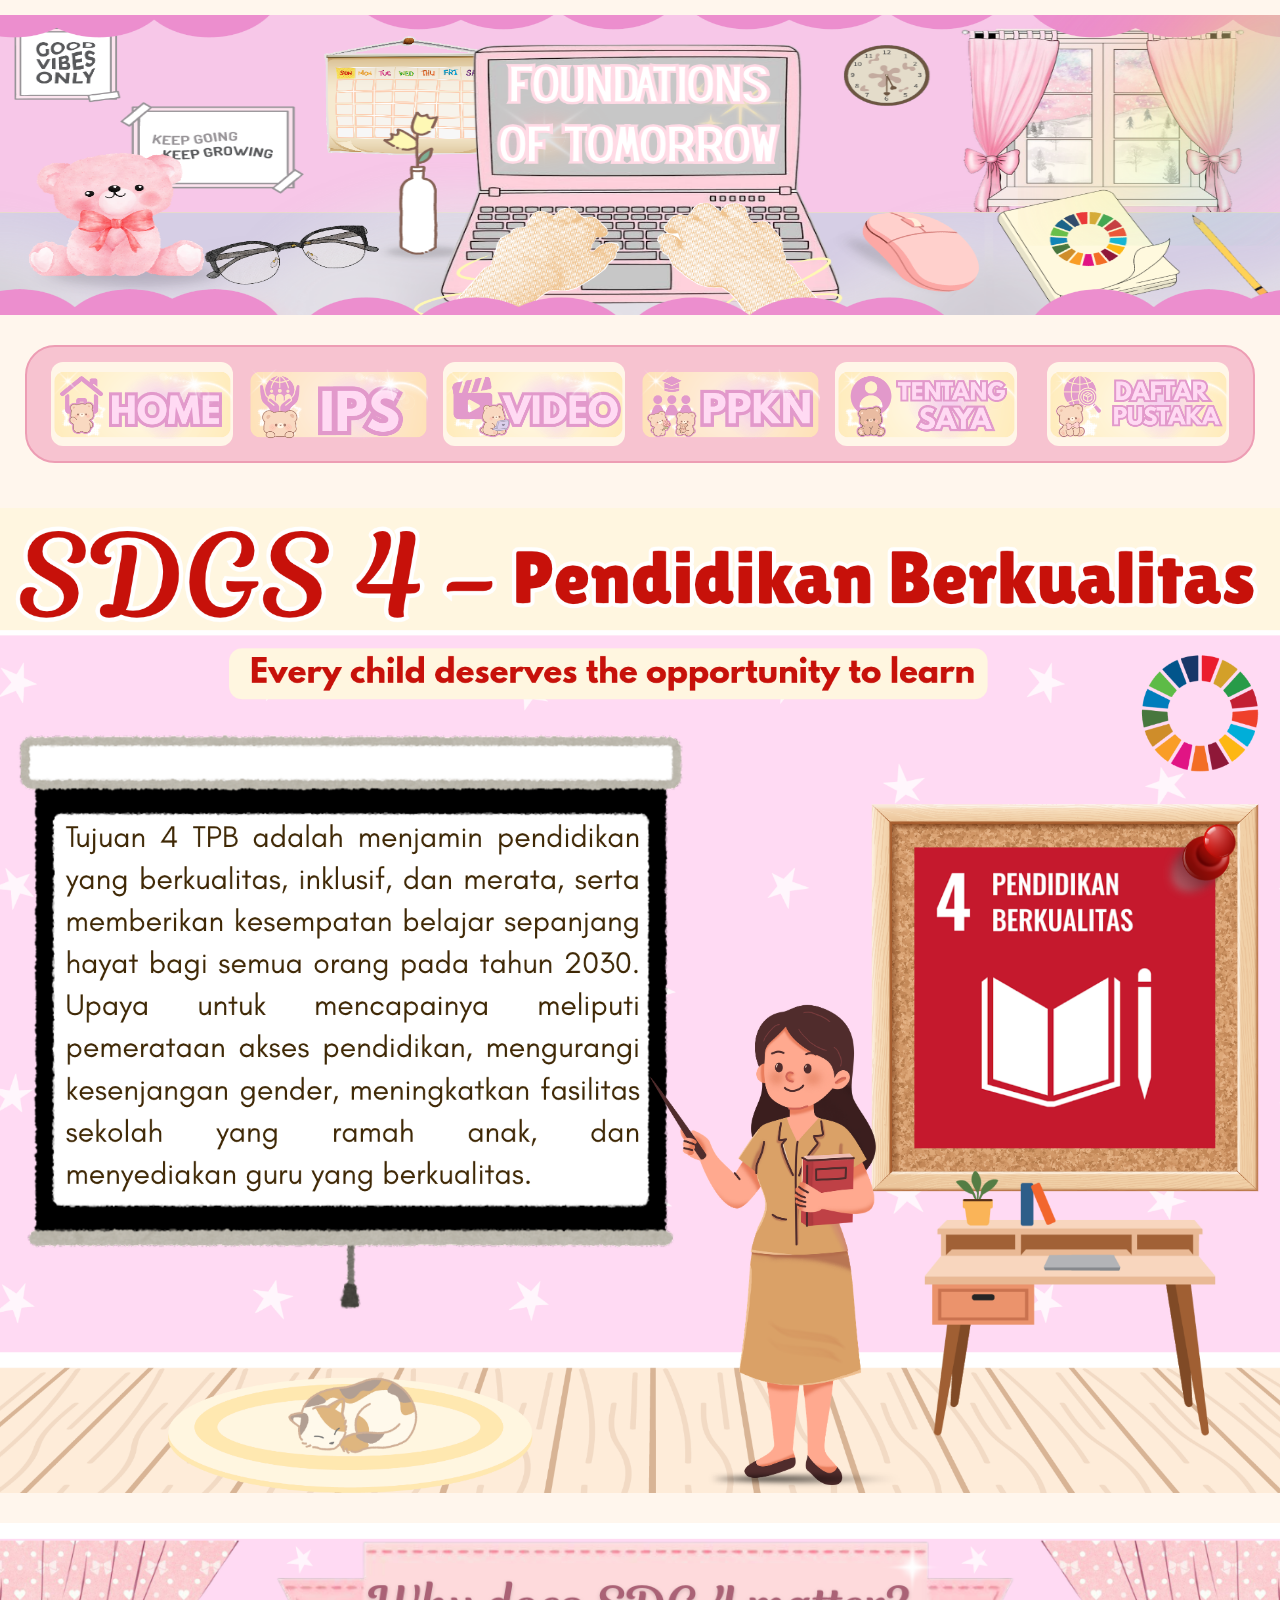
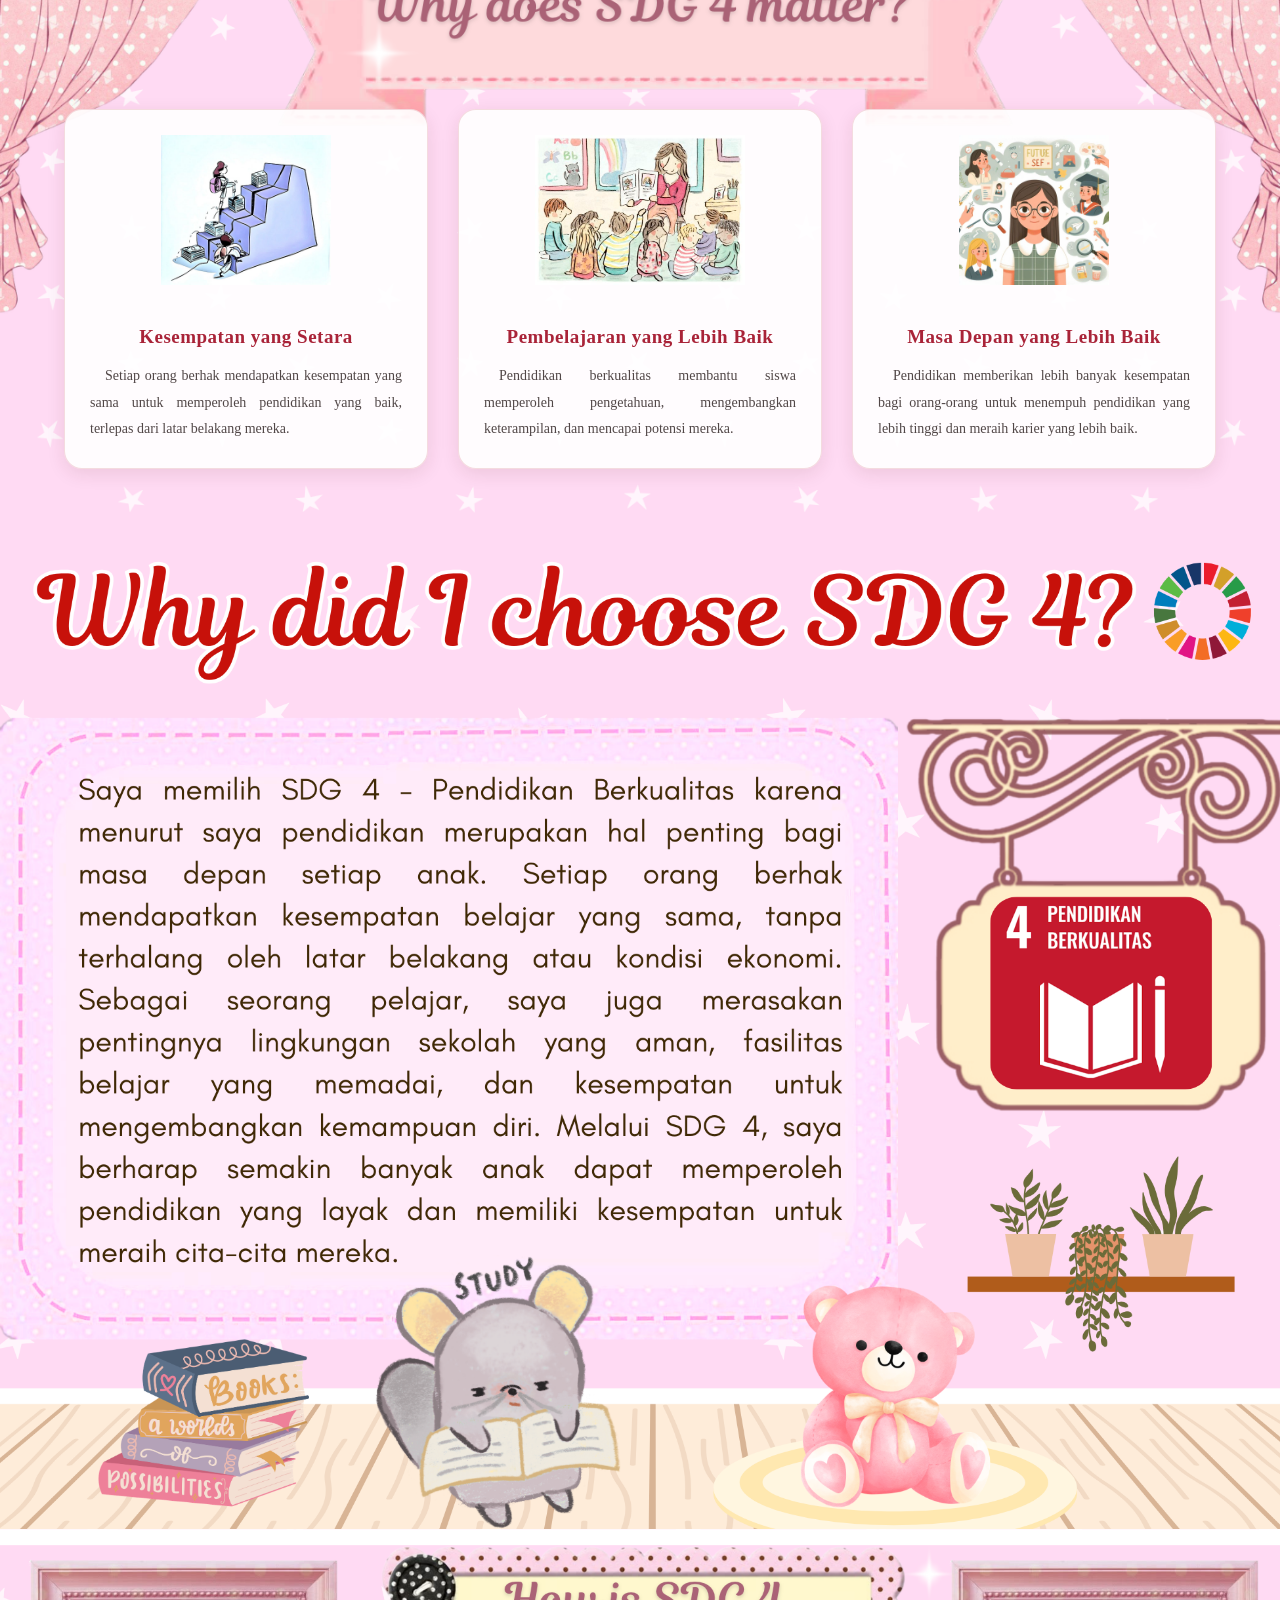
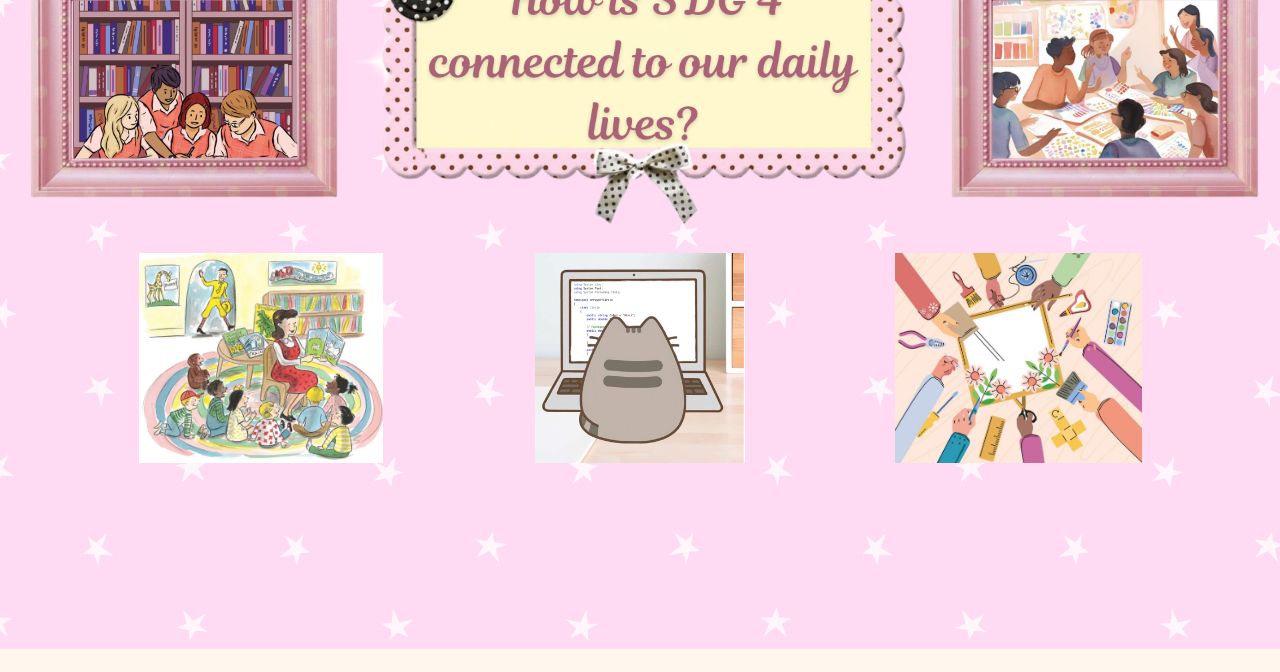
<file: ppkn1.html>
<!DOCTYPE html>
<html>
<head>
    <title>Permasalahan di Sekitarku</title>
    <link rel="stylesheet" href="style.css">
</head>

<body>
<div class="flower-container">
    <span>✿</span>
    <span>❀</span>
    <span>✿</span>
    <span>❀</span>
    <span>✿</span>
    <span>❀</span>
    <span>✿</span>
    <span>❀</span>
    <span>✿</span>
    <span>❀</span>
    <span>✿</span>
    <span>❀</span>
</div>
<header class="main-header">
    <img src="main header.png" alt="A World in Progress">
</header>
<nav class="topnav">

    <a href="index.html">
        <img src="home button.png" alt="HOME">
    </a>

<div class="dropdown">
    <img src="ips button.png" alt="IPS" class="nav-image">

<div class="dropdown-content">
        <a href="ips1.html">
            <img src="konvensional button.png" alt="Pembangunan Konvensional">
        </a>
        <a href="ips2.html">
            <img src="berkelanjutan button.png" alt="Pembangunan Berkelanjutan">
        </a>
    </div>
</div>

<a href="video-sdgs4.html">
        <img src="video button.png" alt="Video IPS">
    </a>

<div class="dropdown">
    <img src="ppkn button.png" alt="PPKN" class="nav-image">

    <div class="dropdown-content">
        <a href="ppkn1.html">
            <img src="permasalahn button.png" alt="Permasalahan di Sekitarku">
        </a>
        <a href="ppkn2.html">
            <img src="kerjasama button.png" alt="Keterkaitan SDGs dengan Kerja Sama">
        </a>
        <a href="ppkn3.html">
            <img src="pancasila button.png" alt="Hubungan Pancasila dengan SDGs">
        </a>
    </div>
</div>

    <a href="tentangsaya.html">
        <img src="ttg saya button.png" alt="TENTANG SAYA">
    </a>

    <a href="daftar%20pustaka.html">
        <img src="sumber button.png" alt="DAFTAR PUSTAKA">
    </a>

    </nav>

<!-- SDGs PILIHANKU -->
<section class="sdgs-intro">
    <img src="ppkn info.png" alt="SDG 4 - Pendidikan Berkualitas">
</section>

<section class="why-sdg4">

    <img src="sdgs 4.png" class="why-bg">

    <div class="why-content">

        <div class="why-card">
            <img src="Equal Opportunities.jpg" alt="Kesempatan yang Setara">
            <h3>Kesempatan yang Setara</h3>
            <p>
                Setiap orang berhak mendapatkan kesempatan yang sama
                untuk memperoleh pendidikan yang baik, terlepas dari
                latar belakang mereka.
            </p>
        </div>

        <div class="why-card">
            <img src="Better Learning.jpg" alt="Pembelajaran yang Lebih Baik">
            <h3>Pembelajaran yang Lebih Baik</h3>
            <p>
                Pendidikan berkualitas membantu siswa memperoleh
                pengetahuan, mengembangkan keterampilan, dan
                mencapai potensi mereka.
            </p>
        </div>

        <div class="why-card">
            <img src="A Better Future.jpg" alt="Masa Depan yang Lebih Baik">
            <h3>Masa Depan yang Lebih Baik</h3>
            <p>
                Pendidikan memberikan lebih banyak kesempatan
                bagi orang-orang untuk menempuh pendidikan yang
                lebih tinggi dan meraih karier yang lebih baik.
            </p>
        </div>

    </div>

</section>

<!-- MENGAPA MEMILIH SDG 4 -->

<section class="alasan-sdg4">

    <img src="reason.png" alt="Mengapa Saya Memilih SDG 4">

</section>

<!-- SDG 4 DALAM KEHIDUPAN SEHARI-HARI -->

<section class="daily-sdg4">

    <img src="daily .png" class="daily-bg">

    <div class="daily-content">

        <!-- KARTU 1 -->
        <div class="daily-card">
            <img src="Lingkungan Sekolah Aman.jpg" alt="Lingkungan Sekolah Aman">

            <div class="daily-info">
                <h3>Lingkungan Sekolah Aman</h3>
                <p>
                    Setiap siswa berhak belajar di lingkungan yang
                    aman, nyaman, dan bebas dari perundungan.
                </p>
            </div>
        </div>

        <!-- KARTU 2 -->
        <div class="daily-card">
            <img src="Belajar dengan Teknologi.jpg" alt="Belajar dengan Teknologi">

            <div class="daily-info">
                <h3>Belajar dengan Teknologi</h3>
                <p>
                    Teknologi membantu siswa mengakses informasi,
                    memahami materi, dan memperoleh pengalaman belajar
                    yang lebih beragam.
                </p>
            </div>
        </div>

        <!-- KARTU 3 -->
        <div class="daily-card">
            <img src="Mengembangkan Keterampilan.jpg" alt="Mengembangkan Keterampilan">

            <div class="daily-info">
                <h3>Mengembangkan Keterampilan</h3>
                <p>
                    Pendidikan membantu kita mengembangkan kemampuan
                    dan mempersiapkan diri untuk melanjutkan pendidikan
                    ke jenjang SMA atau SMK.
                </p>
            </div>
        </div>

    </div>

</section>
</file>
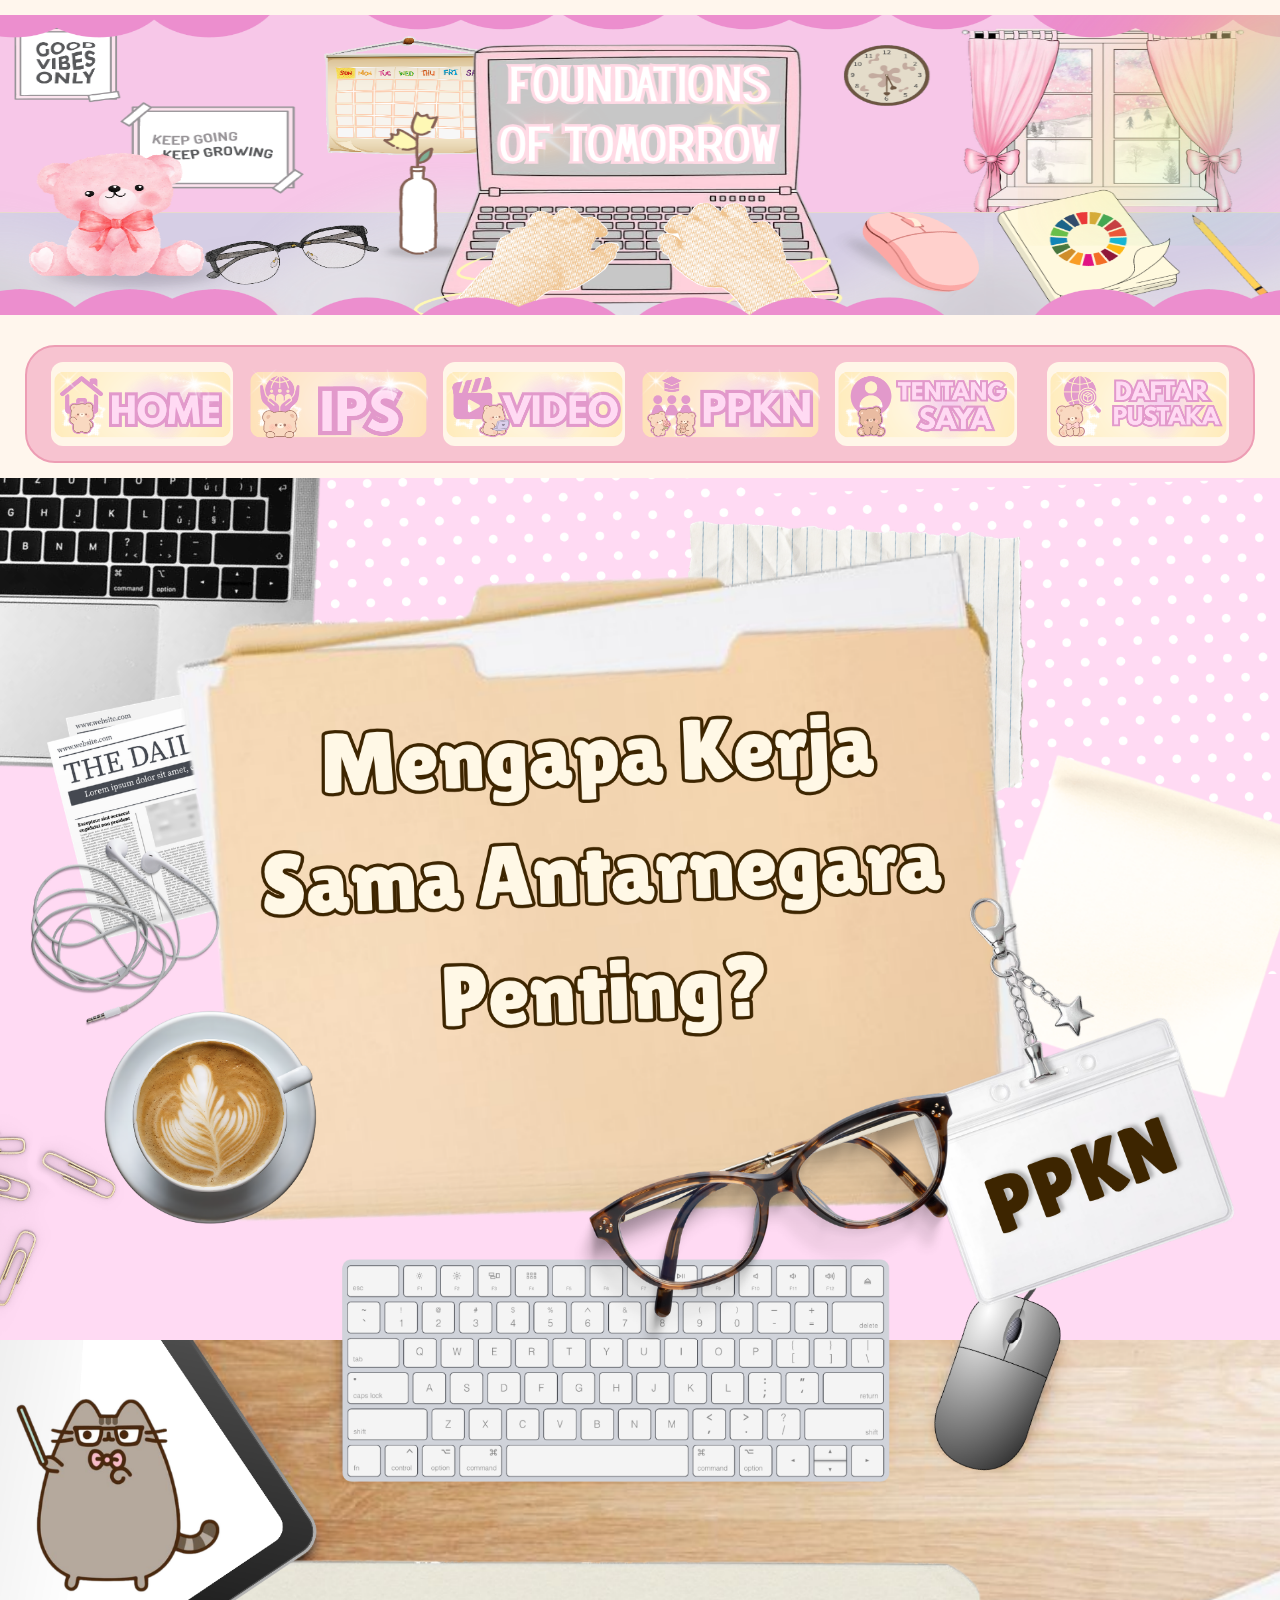
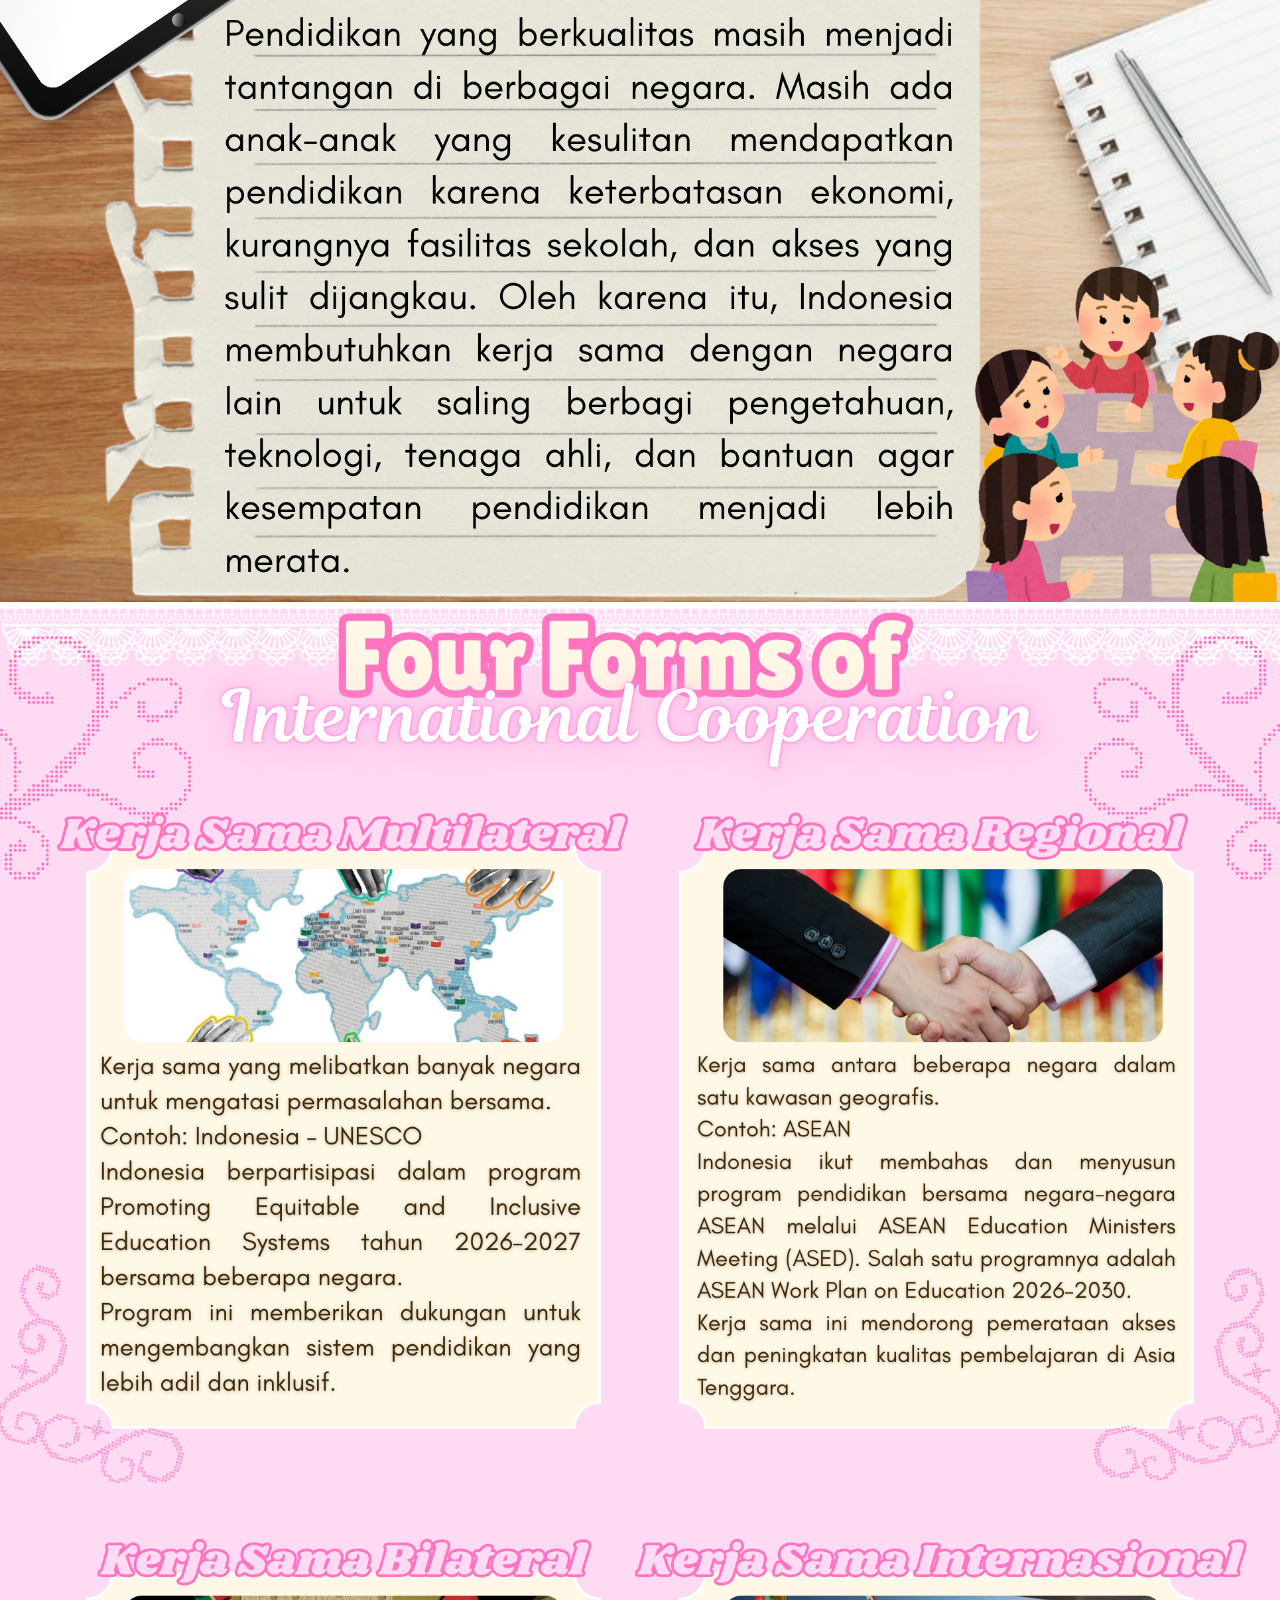
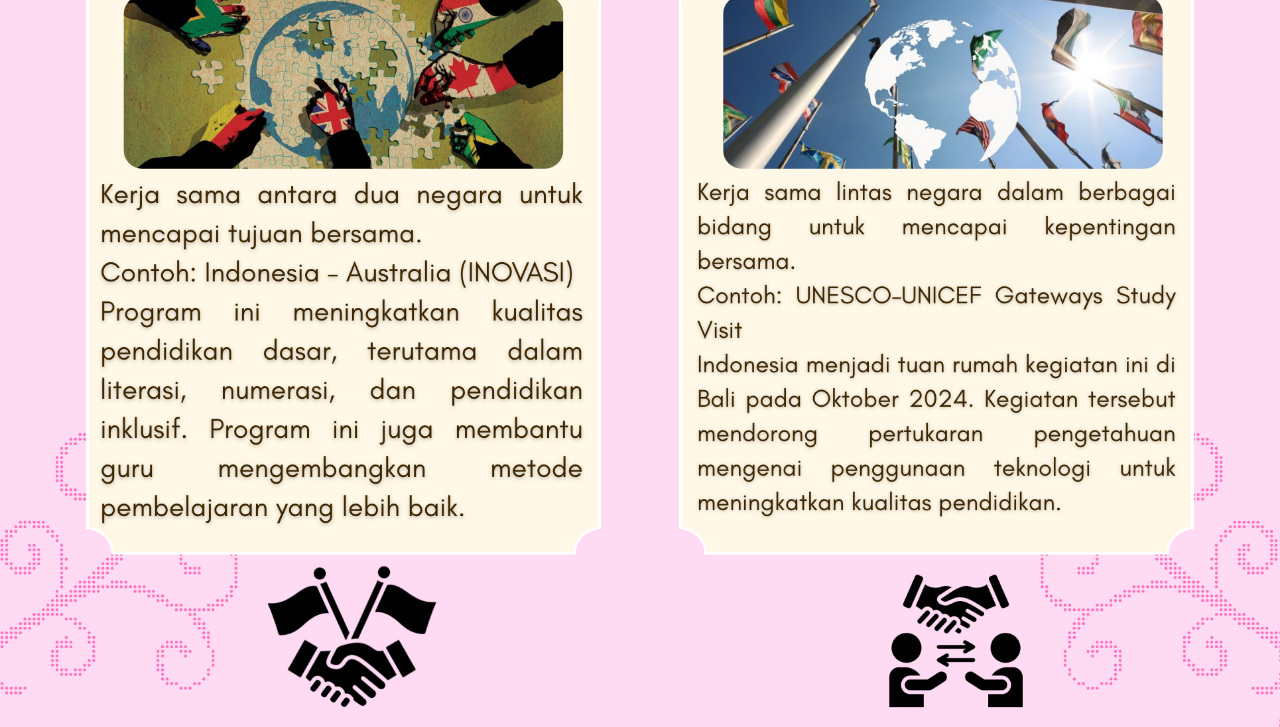
<file: ppkn2.html>
<!DOCTYPE html>
<html>
<head>
    <title>Keterkaitan SDGs dengan Kerja Sama</title>
    <link rel="stylesheet" href="style.css">
</head>

<body>
<div class="flower-container">
    <span>✿</span>
    <span>❀</span>
    <span>✿</span>
    <span>❀</span>
    <span>✿</span>
    <span>❀</span>
    <span>✿</span>
    <span>❀</span>
    <span>✿</span>
    <span>❀</span>
    <span>✿</span>
    <span>❀</span>
</div>
<header class="main-header">
    <img src="main header.png" alt="A World in Progress">
</header>
<nav class="topnav">

    <a href="index.html">
        <img src="home button.png" alt="HOME">
    </a>

<div class="dropdown">
    <img src="ips button.png" alt="IPS" class="nav-image">

<div class="dropdown-content">
        <a href="ips1.html">
            <img src="konvensional button.png" alt="Pembangunan Konvensional">
        </a>
        <a href="ips2.html">
            <img src="berkelanjutan button.png" alt="Pembangunan Berkelanjutan">
        </a>
    </div>
</div>

<a href="video-sdgs4.html">
        <img src="video button.png" alt="Video IPS">
    </a>

<div class="dropdown">
    <img src="ppkn button.png" alt="PPKN" class="nav-image">

    <div class="dropdown-content">
        <a href="ppkn1.html">
            <img src="permasalahn button.png" alt="Permasalahan di Sekitarku">
        </a>
        <a href="ppkn2.html">
            <img src="kerjasama button.png" alt="Keterkaitan SDGs dengan Kerja Sama">
        </a>
        <a href="ppkn3.html">
            <img src="pancasila button.png" alt="Hubungan Pancasila dengan SDGs">
        </a>
    </div>
</div>

    <a href="tentangsaya.html">
        <img src="ttg saya button.png" alt="TENTANG SAYA">
    </a>

    <a href="daftar%20pustaka.html">
        <img src="sumber button.png" alt="DAFTAR PUSTAKA">
    </a>

    </nav>

<!-- KETERKAITAN SDGs DENGAN KERJA SAMA -->

<section class="kerjasama-page">

    <!-- CANVA DESIGN 1 -->
    <div class="kerjasama-canvas">
        <img src="kerja sama (2).png" alt="Pentingnya Kerja Sama Antarnegara">
    </div>

    <!-- CANVA DESIGN 2 -->
    <div class="kerjasama-canvas">
        <img src="kerja sama (3).png" alt="Bentuk-Bentuk Kerja Sama">
    </div>

</section>


<section class="kerjasama-page">

    <!-- CANVA 1 -->
    <div class="kerjasama-canvas">
        <img src="cooperation.png" alt="Keterkaitan SDGs dengan Kerja Sama">
    </div>

    <!-- CANVA 2 -->
    <div class="kerjasama-canvas">
        <img src="cooperation (1).png" alt="Bentuk-Bentuk Kerja Sama">
    </div>

</section>
</file>
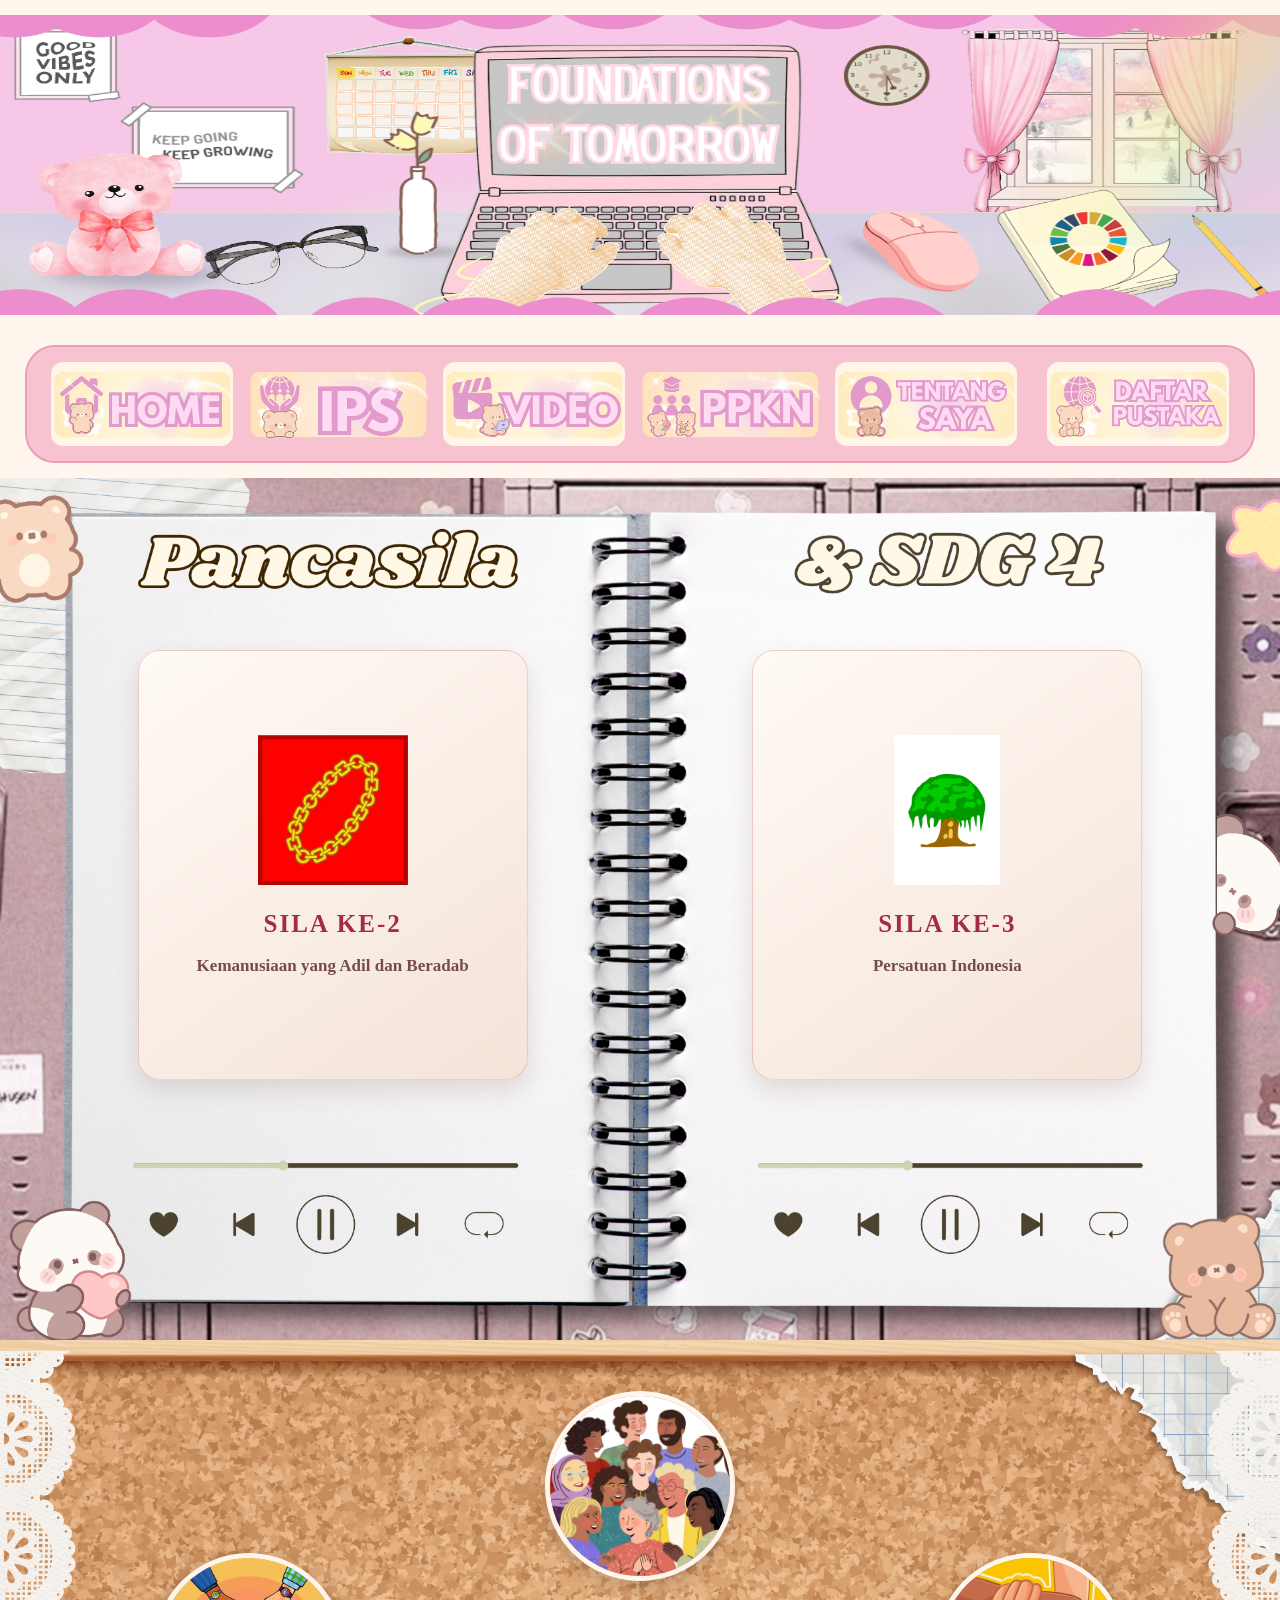
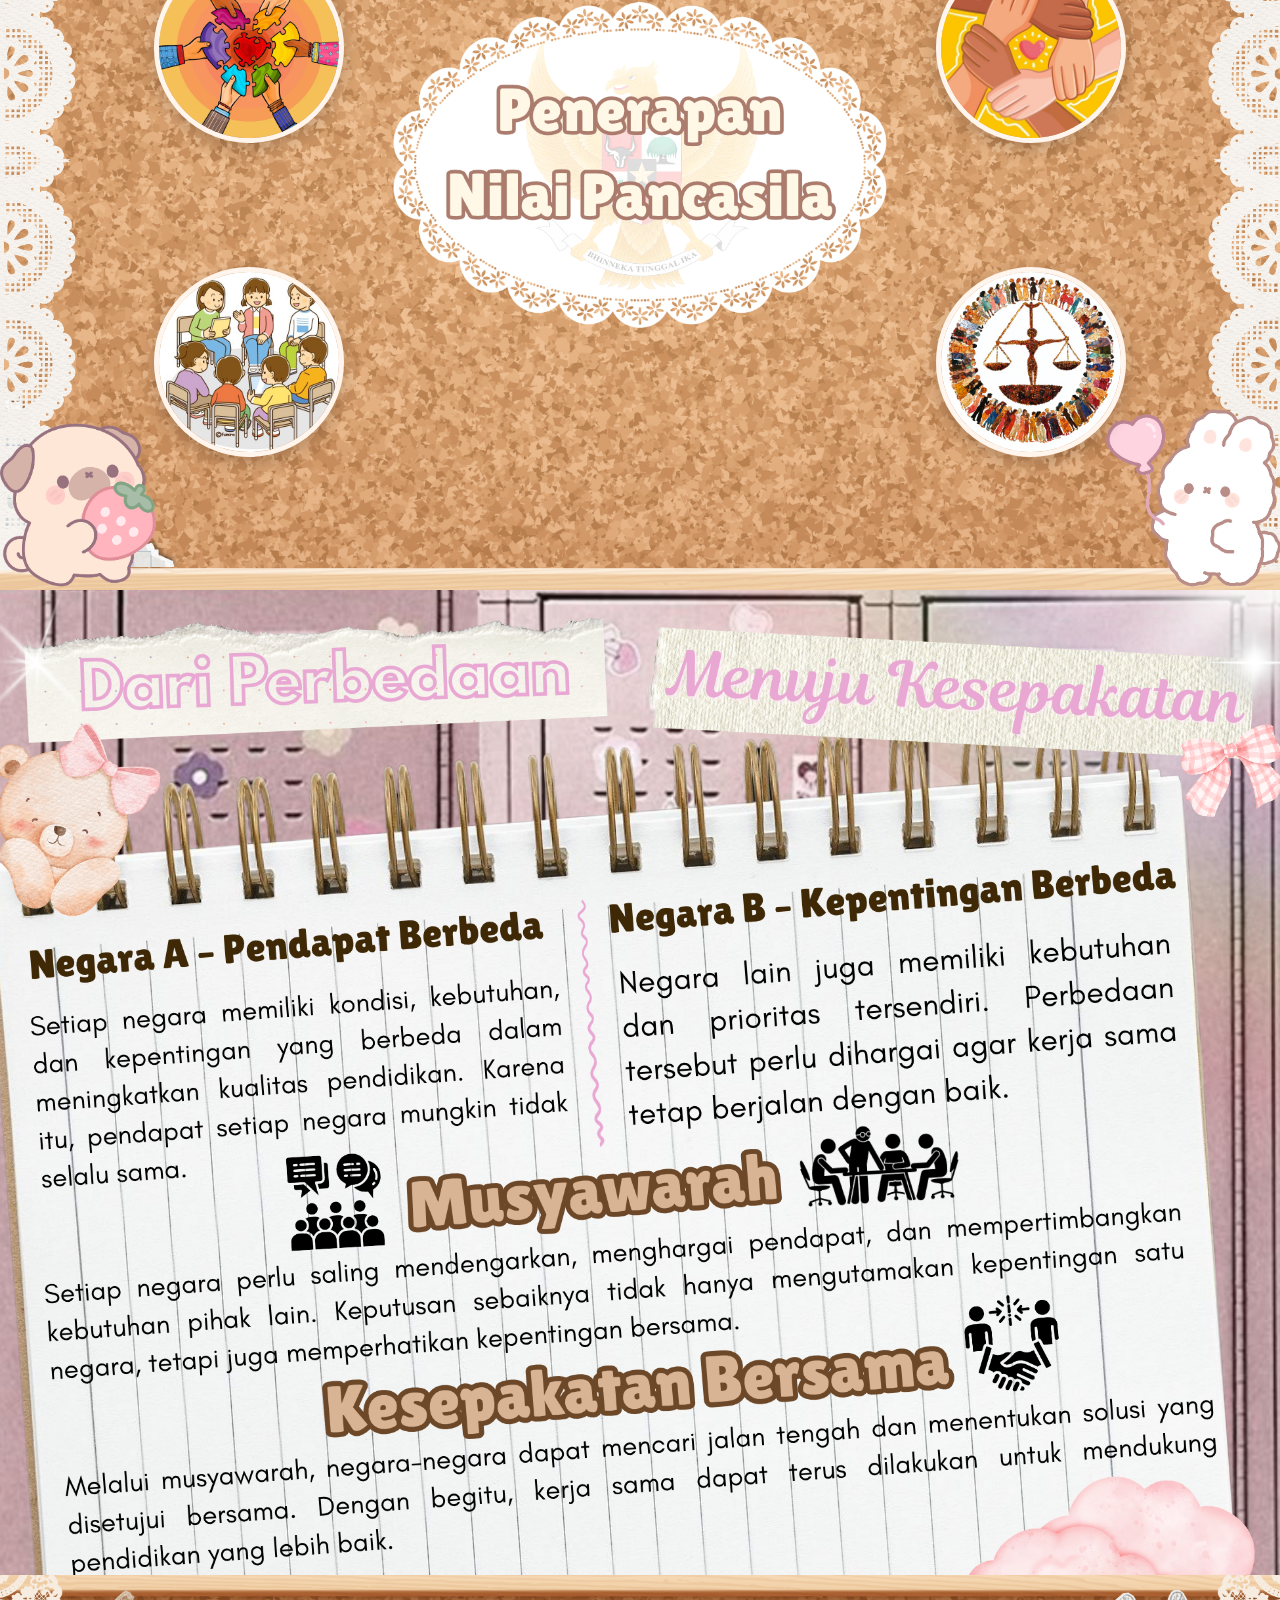
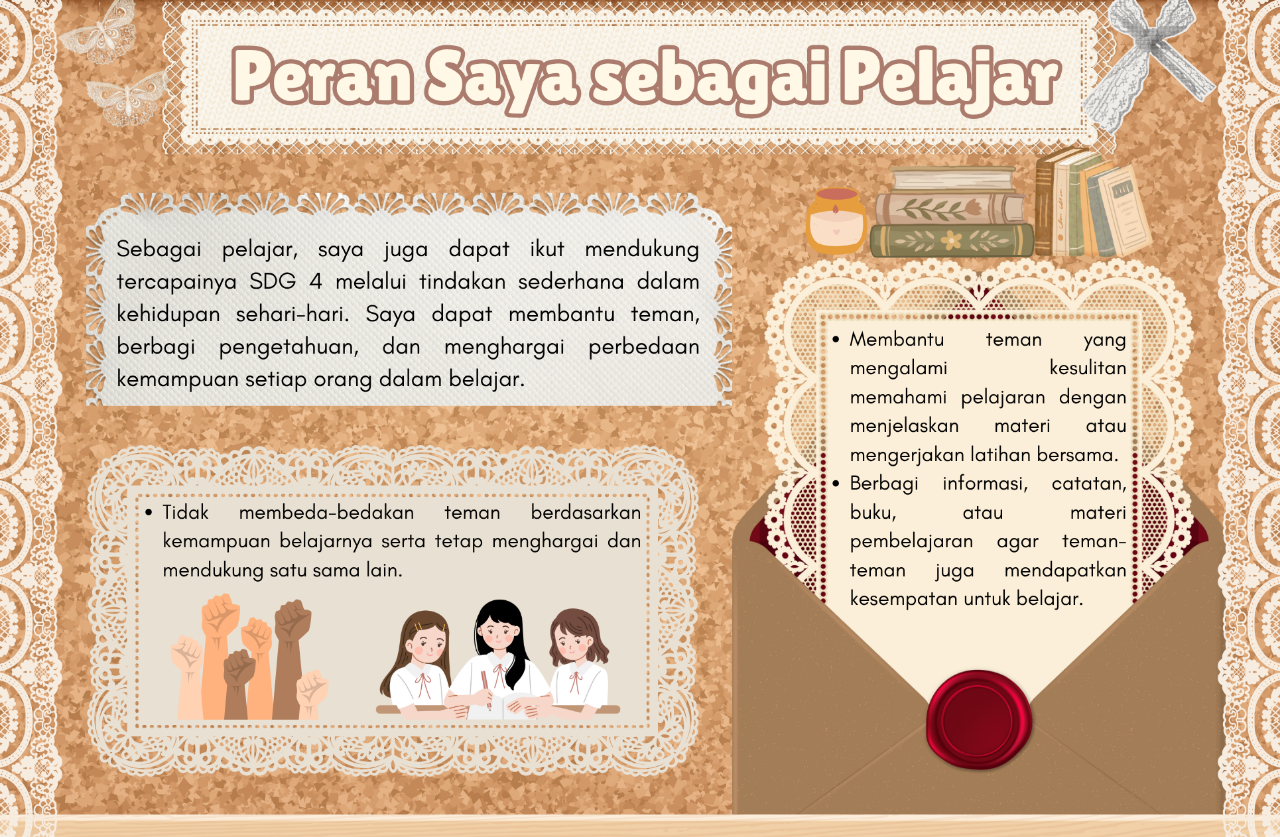
<file: ppkn3.html>
<!DOCTYPE html>
<html>
<head>
    <title>Hubungan Pancasila dengan SDGs</title>
    <link rel="stylesheet" href="style.css">
</head>

<body>
<div class="flower-container">
    <span>✿</span>
    <span>❀</span>
    <span>✿</span>
    <span>❀</span>
    <span>✿</span>
    <span>❀</span>
    <span>✿</span>
    <span>❀</span>
    <span>✿</span>
    <span>❀</span>
    <span>✿</span>
    <span>❀</span>
</div>
<header class="main-header">
    <img src="main header.png" alt="A World in Progress">
</header>
<nav class="topnav">

    <a href="index.html">
        <img src="home button.png" alt="HOME">
    </a>

<div class="dropdown">
    <img src="ips button.png" alt="IPS" class="nav-image">

<div class="dropdown-content">
        <a href="ips1.html">
            <img src="konvensional button.png" alt="Pembangunan Konvensional">
        </a>
        <a href="ips2.html">
            <img src="berkelanjutan button.png" alt="Pembangunan Berkelanjutan">
        </a>
    </div>
</div>

<a href="video-sdgs4.html">
        <img src="video button.png" alt="Video IPS">
    </a>

<div class="dropdown">
    <img src="ppkn button.png" alt="PPKN" class="nav-image">

    <div class="dropdown-content">
        <a href="ppkn1.html">
            <img src="permasalahn button.png" alt="Permasalahan di Sekitarku">
        </a>
        <a href="ppkn2.html">
            <img src="kerjasama button.png" alt="Keterkaitan SDGs dengan Kerja Sama">
        </a>
        <a href="ppkn3.html">
            <img src="pancasila button.png" alt="Hubungan Pancasila dengan SDGs">
        </a>
    </div>
</div>

    <a href="tentangsaya.html">
        <img src="ttg saya button.png" alt="TENTANG SAYA">
    </a>

    <a href="daftar%20pustaka.html">
        <img src="sumber button.png" alt="DAFTAR PUSTAKA">
    </a>
    </nav>

<!-- PANCASILA DAN SDG 4 -->

<section class="pancasila-flip-section">

    <img src="pancasila (1).png" class="pancasila-bg">

    <div class="flip-container">

        <!-- SILA KE-2 -->
        <div class="flip-card">

            <div class="flip-card-inner">

                <!-- BAGIAN DEPAN -->
                <div class="flip-front">
                    <img src="sila 2.jpg" alt="Simbol Sila Kedua">
                    <h2>SILA KE-2</h2>
                    <h3>Kemanusiaan yang Adil dan Beradab</h3>
                </div>

                <!-- BAGIAN BELAKANG -->
                <div class="flip-back">
                    <h2>SILA KE-2</h2>
                    <h3>Kemanusiaan yang Adil dan Beradab</h3>
                    <p>
                        Sila ke-2 mengajarkan kita untuk menghargai
                        hak setiap orang, menunjukkan kepedulian
                        terhadap sesama, dan memberikan kesempatan
                        pendidikan tanpa membeda-bedakan latar belakang.
                    </p>
                    <p>
                        Hal ini berkaitan dengan SDG 4 karena setiap
                        anak berhak memperoleh pendidikan yang
                        berkualitas dan kesempatan belajar yang sama.
                    </p>
                </div>

            </div>
        </div>


        <!-- SILA KE-3 -->
        <div class="flip-card">

            <div class="flip-card-inner">

                <!-- BAGIAN DEPAN -->
                <div class="flip-front">
                    <img src="sila 3.jpg" alt="Simbol Sila Ketiga">
                    <h2>SILA KE-3</h2>
                    <h3>Persatuan Indonesia</h3>
                </div>

                <!-- BAGIAN BELAKANG -->
                <div class="flip-back">
                    <h2>SILA KE-3</h2>
                    <h3>Persatuan Indonesia</h3>
                    <p>
                        Sila ke-3 mengajarkan pentingnya persatuan,
                        kebersamaan, toleransi, dan gotong royong
                        meskipun terdapat berbagai perbedaan.
                    </p>
                    <p>
                        Hal ini berkaitan dengan SDG 4 karena
                        pendidikan mengajarkan kita untuk saling
                        menghargai perbedaan dan bekerja sama
                        agar semua orang dapat belajar dengan baik.
                    </p>
                </div>

            </div>
        </div>

    </div>

</section>

<!-- PANCASILA VALUES MAP -->

<section class="values-map">

    <!-- BACKGROUND -->
    <img src="penerapan.png" class="values-bg">

    <div class="values-container">

        <!-- 1. KEMANUSIAAN -->
        <div class="map-item item-one">
            <input type="checkbox" id="humanity">

            <label for="humanity" class="map-picture">
                <img src="kemanusiaan.jpg" alt="Kemanusiaan">
            </label>

            <div class="map-info">
                    <label for="humanity" class="map-close">×</label>
                <h3>Kemanusiaan</h3>
                <p>
                    Kerja sama antarnegara harus didasarkan pada
                    rasa kepedulian dan menghargai hak setiap manusia.
                    Dalam bidang pendidikan, hal ini dapat dilakukan
                    dengan membantu masyarakat yang masih kekurangan
                    fasilitas dan kesempatan belajar.
                </p>
            </div>
        </div>

    <!-- 2. PERSATUAN -->

<div class="map-item item-two">

    <input type="checkbox" id="unity">

    <label for="unity" class="map-picture">
        <img src="persatuan.jpg" alt="Persatuan">
    </label>

    <div class="map-info">
        <label for="unity" class="map-close">×</label>
<h3>Persatuan</h3>

        <p>
            Setiap negara perlu bekerja sama dan saling
            mendukung untuk mencapai tujuan bersama.
            Negara-negara dapat berbagi pengetahuan,
            teknologi, tenaga ahli, dan bantuan untuk
            meningkatkan kualitas pendidikan.
        </p>

    </div>

</div>

        <!-- 3. TOLERANSI -->
        <div class="map-item item-three">
            <input type="checkbox" id="tolerance">

            <label for="tolerance" class="map-picture">
                <img src="toleransi.jpg" alt="Toleransi">
            </label>

            <div class="map-info">
            <label for="tolerance" class="map-close">×</label>
                <h3>Toleransi</h3>
                <p>
                    Setiap negara memiliki budaya, bahasa, agama,
                    dan kebiasaan yang berbeda. Oleh karena itu,
                    kerja sama harus dilakukan dengan saling
                    menghormati perbedaan serta mendengarkan
                    pandangan dari negara lain.
                </p>
            </div>
        </div>

        <!-- 4. MUSYAWARAH -->
        <div class="map-item item-four">
            <input type="checkbox" id="discussion">

            <label for="discussion" class="map-picture">
                <img src="musyawarah.jpg" alt="Musyawarah">
            </label>

            <div class="map-info">
            	<label for="discussion" class="map-close">×</label>
                <h3>Musyawarah</h3>
                <p>
                    Jika terdapat perbedaan pendapat atau kepentingan
                    antarnegara, setiap pihak perlu diberikan
                    kesempatan untuk menyampaikan pendapatnya.
                    Keputusan bersama harus mempertimbangkan
                    kebutuhan semua pihak.
                </p>
            </div>
        </div>

        <!-- 5. KEADILAN -->
        <div class="map-item item-five">
            <input type="checkbox" id="justice">

            <label for="justice" class="map-picture">
                <img src="keadilan.jpg" alt="Keadilan">
            </label>

            <div class="map-info">
            <label for="justice" class="map-close">×</label>
                <h3>Keadilan</h3>
                <p>
                    Bantuan dan kesempatan pendidikan harus
                    diberikan sesuai kebutuhan masing-masing
                    negara atau masyarakat. Contohnya, pemerataan
                    fasilitas sekolah, buku, teknologi pembelajaran,
                    dan pelatihan guru.
                </p>
            </div>
        </div>

    </div>
</section>

<!--PERBEDAAN PENDAPAT MENUJU KESEPAKATAN-->

<section class="agreement-section">

    <img src="perbedaan pendapat.png" alt="Dari Perbedaan Menuju Kesepakatan">

</section>

<!-- 4. PERAN SAYA SEBAGAI PELAJAR -->
<section class="student-role-section">

    <img src="peran.png" alt="Peran Saya sebagai Pelajar">

</section>
</file>
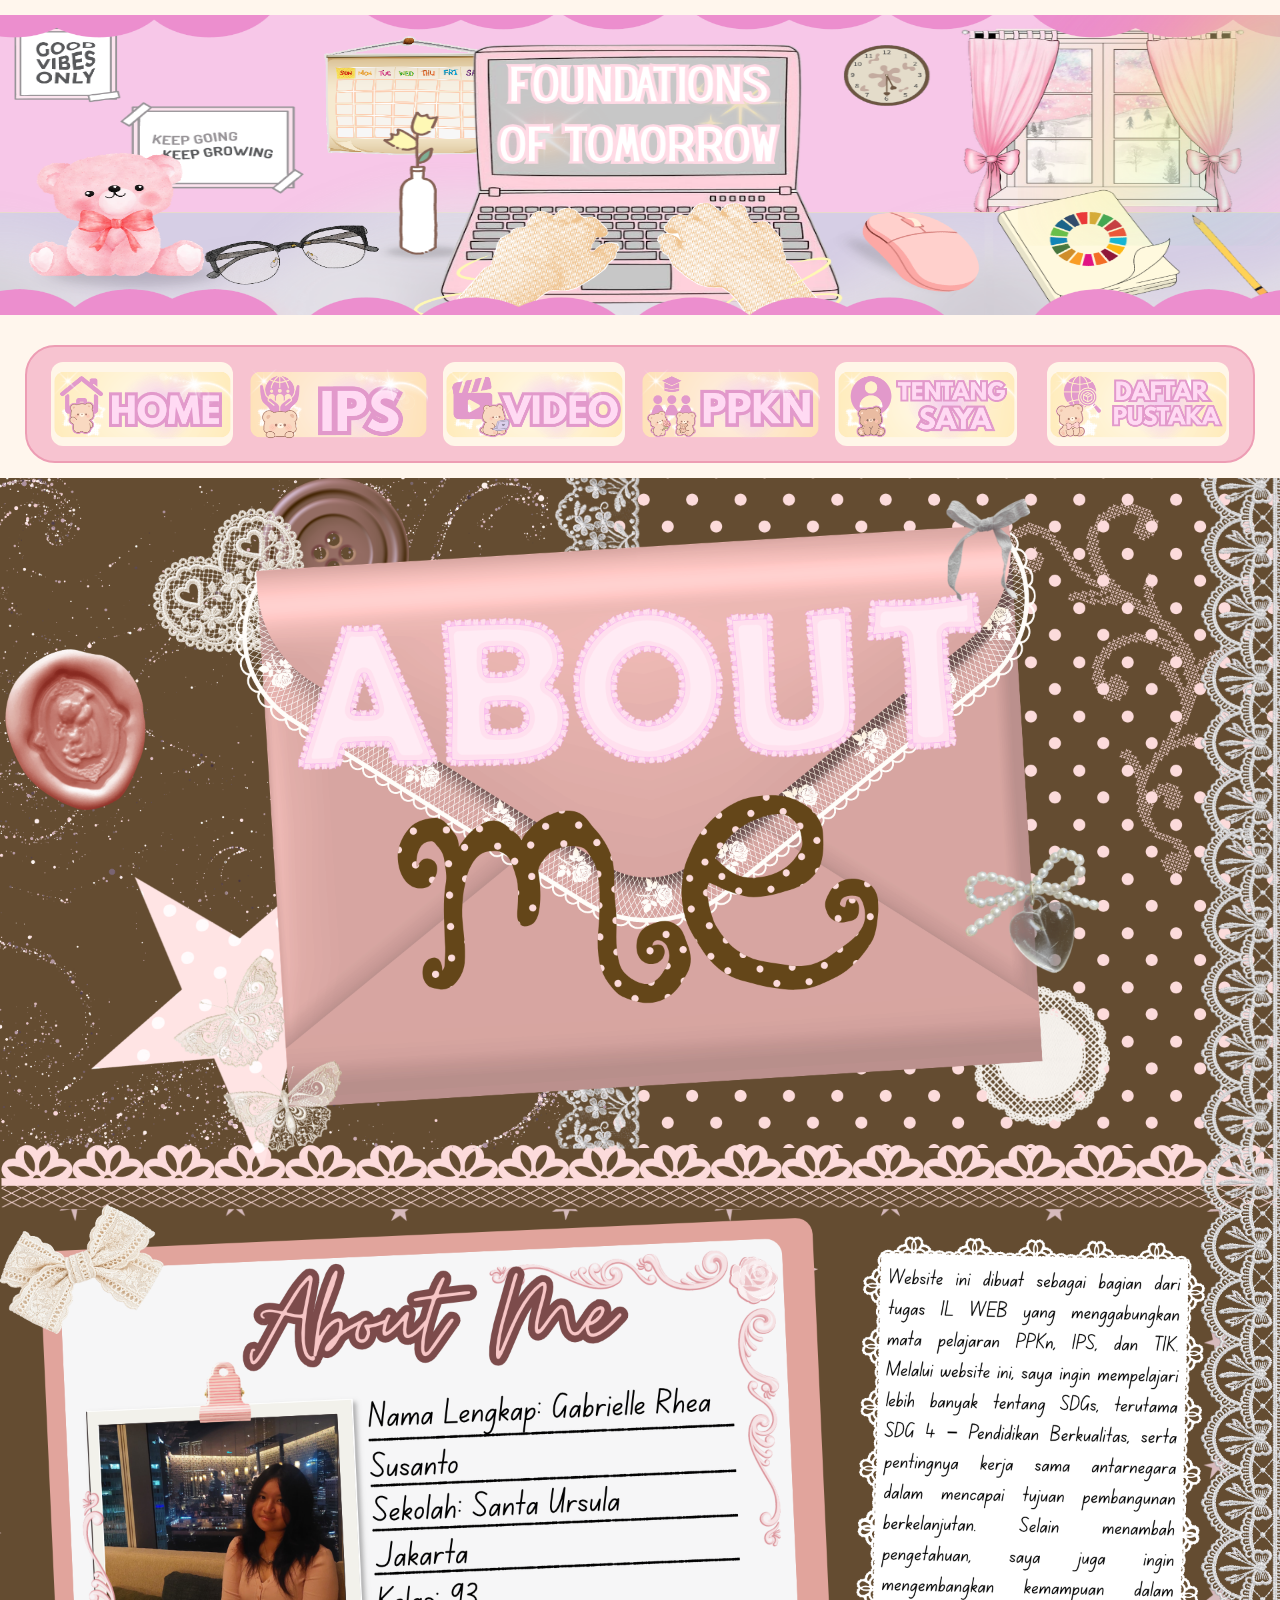
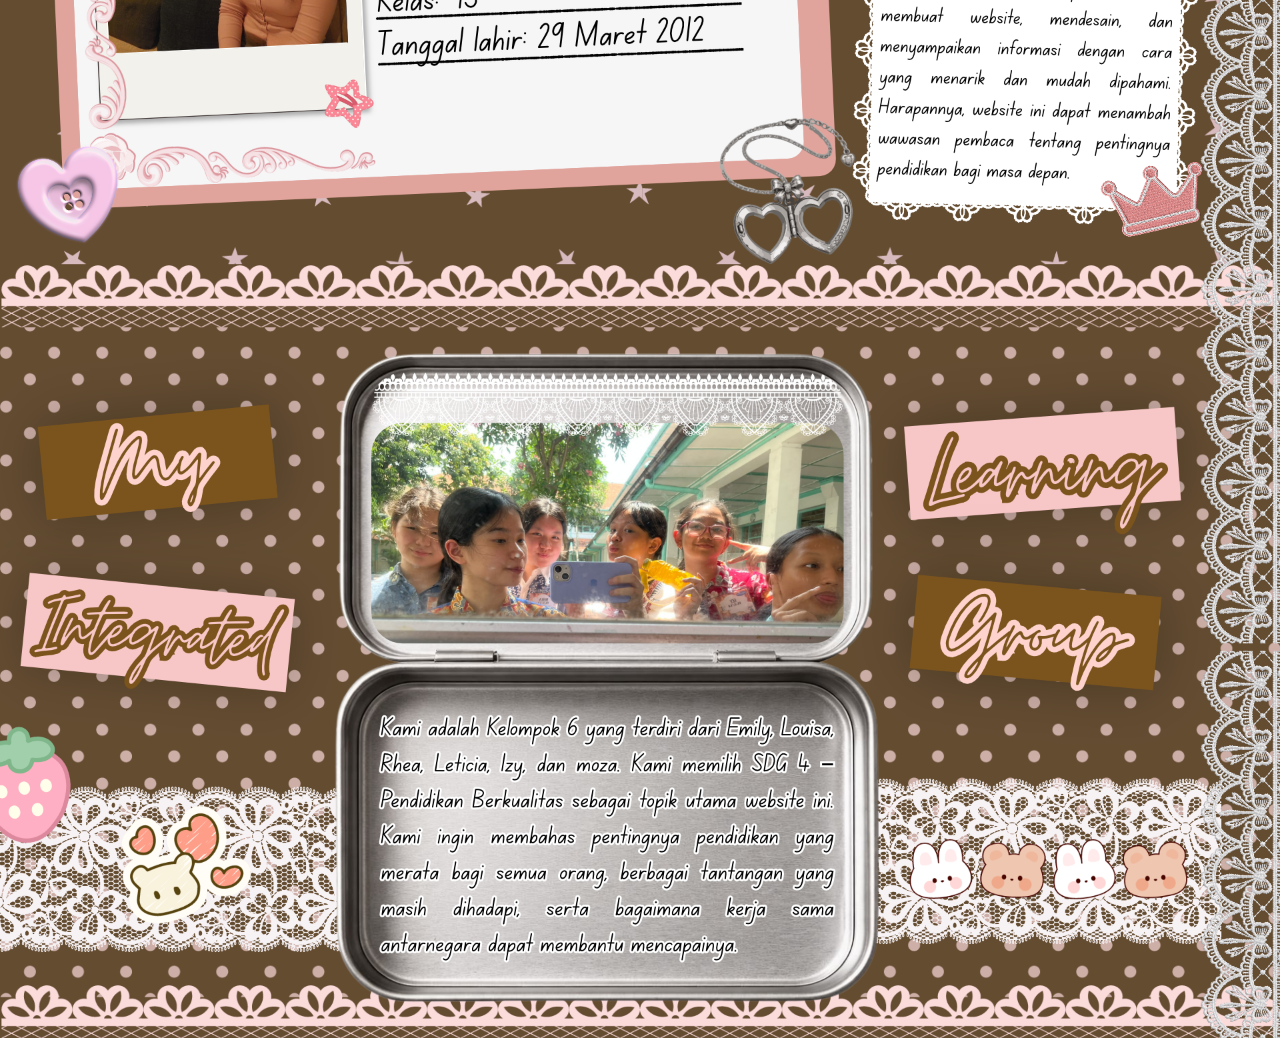
<file: tentangsaya.html>
<!DOCTYPE html>
<html>
<head>
    <title>Tentang Saya</title>
    <link rel="stylesheet" href="style.css">
</head>

<body>
<div class="flower-container">
    <span>✿</span>
    <span>❀</span>
    <span>✿</span>
    <span>❀</span>
    <span>✿</span>
    <span>❀</span>
    <span>✿</span>
    <span>❀</span>
    <span>✿</span>
    <span>❀</span>
    <span>✿</span>
    <span>❀</span>
</div>
<header class="main-header">
    <img src="main header.png" alt="A World in Progress">
</header>
<nav class="topnav">

    <a href="index.html">
        <img src="home button.png" alt="HOME">
    </a>

<div class="dropdown">
    <img src="ips button.png" alt="IPS" class="nav-image">

<div class="dropdown-content">
        <a href="ips1.html">
            <img src="konvensional button.png" alt="Pembangunan Konvensional">
        </a>
        <a href="ips2.html">
            <img src="berkelanjutan button.png" alt="Pembangunan Berkelanjutan">
        </a>
    </div>
</div>

<a href="video-sdgs4.html">
        <img src="video button.png" alt="Video IPS">
    </a>

<div class="dropdown">
    <img src="ppkn button.png" alt="PPKN" class="nav-image">

    <div class="dropdown-content">
        <a href="ppkn1.html">
            <img src="permasalahn button.png" alt="Permasalahan di Sekitarku">
        </a>
        <a href="ppkn2.html">
            <img src="kerjasama button.png" alt="Keterkaitan SDGs dengan Kerja Sama">
        </a>
        <a href="ppkn3.html">
            <img src="pancasila button.png" alt="Hubungan Pancasila dengan SDGs">
        </a>
    </div>
</div>

    <a href="tentangsaya.html">
        <img src="ttg saya button.png" alt="TENTANG SAYA">
    </a>

    <a href="daftar%20pustaka.html">
        <img src="sumber button.png" alt="DAFTAR PUSTAKA">
    </a>
    </nav>

<section class="about-me">

    <img src="about me.png" alt="About Me">
    <img src="about me (1).png" alt="About Me">
    <img src="about me (2).png" alt="About Me">

</section>
</file>
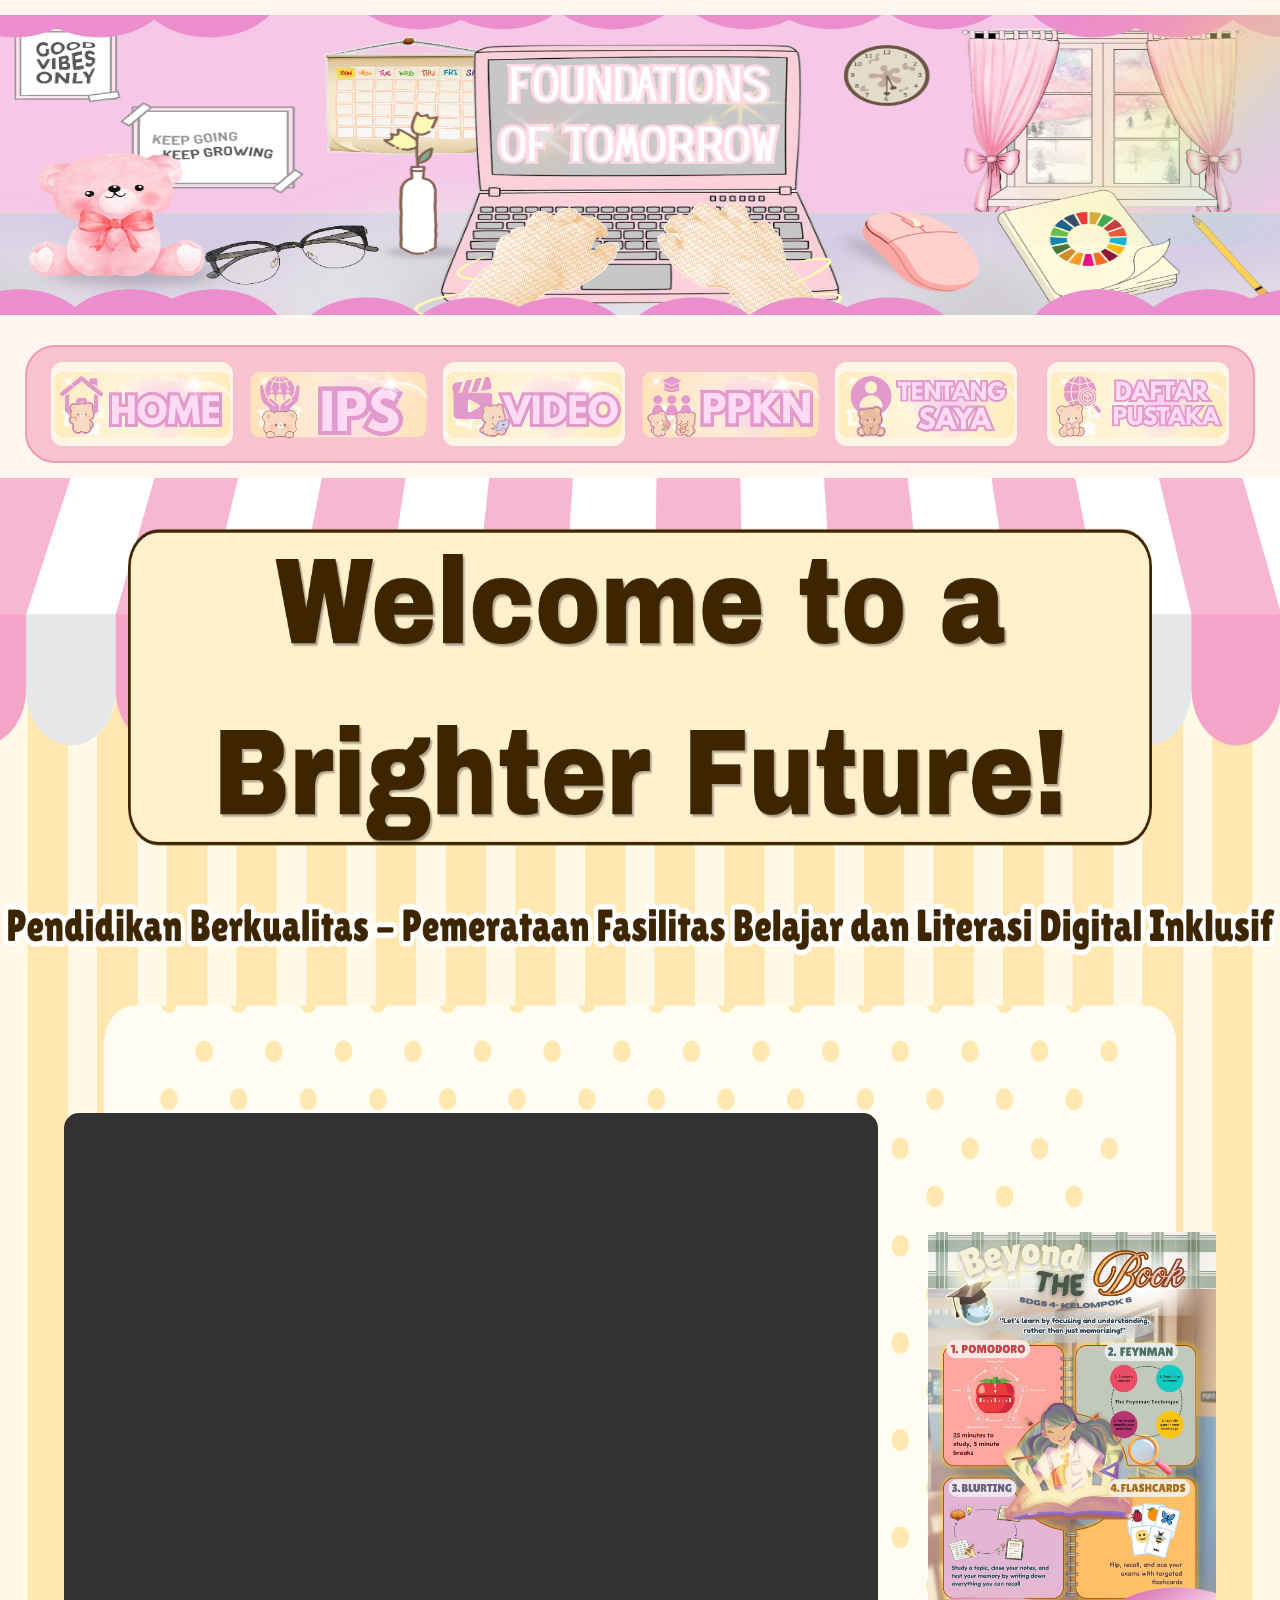
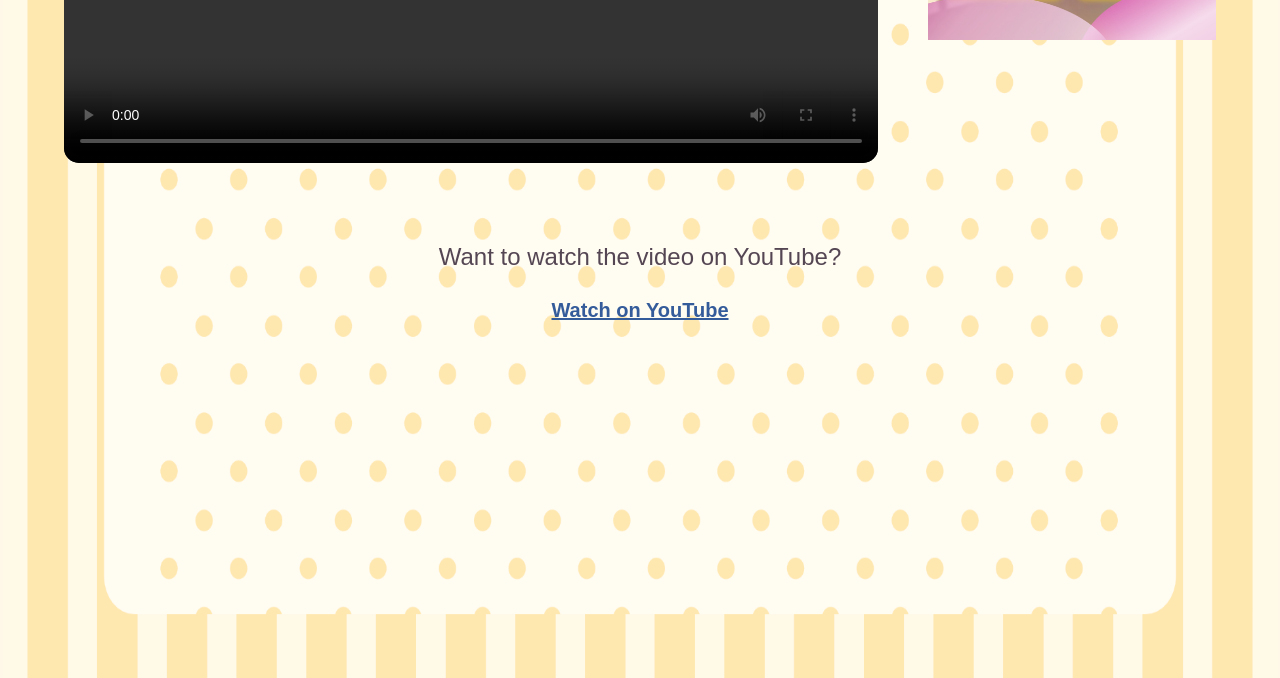
<file: video-sdgs4.html>
<!DOCTYPE html>
<html>
<head>
    <title>Video IPS</title>
    <link rel="stylesheet" href="style.css">
</head>

<body>
<div class="flower-container">
    <span>✿</span>
    <span>❀</span>
    <span>✿</span>
    <span>❀</span>
    <span>✿</span>
    <span>❀</span>
    <span>✿</span>
    <span>❀</span>
    <span>✿</span>
    <span>❀</span>
    <span>✿</span>
    <span>❀</span>
</div>
<header class="main-header">
    <img src="main header.png" alt="A World in Progress">
</header>
<nav class="topnav">

    <a href="index.html">
        <img src="home button.png" alt="HOME">
    </a>

<div class="dropdown">
    <img src="ips button.png" alt="IPS" class="nav-image">

<div class="dropdown-content">
        <a href="ips1.html">
            <img src="konvensional button.png" alt="Pembangunan Konvensional">
        </a>
        <a href="ips2.html">
            <img src="berkelanjutan button.png" alt="Pembangunan Berkelanjutan">
        </a>
    </div>
</div>

<a href="video-sdgs4.html">
        <img src="video button.png" alt="Video IPS">
    </a>

<div class="dropdown">
    <img src="ppkn button.png" alt="PPKN" class="nav-image">

    <div class="dropdown-content">
        <a href="ppkn1.html">
            <img src="permasalahn button.png" alt="Permasalahan di Sekitarku">
        </a>
        <a href="ppkn2.html">
            <img src="kerjasama button.png" alt="Keterkaitan SDGs dengan Kerja Sama">
        </a>
        <a href="ppkn3.html">
            <img src="pancasila button.png" alt="Hubungan Pancasila dengan SDGs">
        </a>
    </div>
</div>

    <a href="tentangsaya.html">
        <img src="ttg saya button.png" alt="TENTANG SAYA">
    </a>

    <a href="daftar%20pustaka.html">
        <img src="sumber button.png" alt="DAFTAR PUSTAKA">
    </a>

    </nav>

<!-- SDG 4 VIDEO SECTION -->

<section class="sdg-video-section">

    <div class="sdg-video-content">

        <div class="video-poster-container">

            <!-- VIDEO -->
            <div class="video-box">
                <video controls>
                    <source src="Video.mp4" type="video/mp4">
                </video>
            </div>

            <!-- POSTER -->
            <div class="poster-box">
                <img src="Poster.jpeg" alt="SDG 4 Poster">
            </div>

        </div>

        <!-- YOUTUBE LINK -->
        <div class="youtube-link">
            <p>Want to watch the video on YouTube?</p>
            <a href="https://youtube.com/shorts/4dtUNuWo2bE?feature=share" target="_blank">
                Watch on YouTube
            </a>
        </div>

    </div>

</section>
</file>
<file: style.css>
/* GENERAL SETTINGS */

* {
    box-sizing: border-box;
}

html {
    scroll-behavior: smooth;
}

body {
    margin: 0;
    font-family: Arial, sans-serif;
    background-color: #fff6ed;
    color: #554653;
}


/* NAVIGATION BAR */

.topnav {
    display: flex;
    justify-content: center;
    align-items: center;
    flex-wrap: wrap;
    gap: 12px;
    padding: 15px;
    background-color: #f7c3d0;
    border: 2px solid #ed9db4;
    border-radius: 30px;
    margin: 15px 25px;
}

.topnav a,
.dropbtn {
    text-decoration: none;
    color: #754456;
    background-color: #fff6e8;
    border: none;
    padding: 12px 16px;
    border-radius: 12px;
    font-size: 13px;
    font-weight: bold;
    cursor: pointer;
    transition: 0.3s;
}

.topnav a:hover,
.dropbtn:hover {
    background-color: #a9ddf0;
    color: #286b5b;
    transform: scale(1.05);
}


/* DROPDOWN MENU */

.dropdown {
    position: relative;
}

.dropdown-content {
    display: none;
    position: absolute;
    top: 100%;
    left: 0;
    min-width: 230px;
    background-color: #fff6e8;
    border-radius: 12px;
    overflow: hidden;
    box-shadow: 0 5px 12px rgba(0,0,0,0.15);
    z-index: 10;
}

.dropdown-content a {
    display: block;
    border-radius: 0;
    padding: 14px;
    white-space: normal;
}

.dropdown:hover .dropdown-content {
    display: block;
}

/* IMAGE BANNER */

.home-banner {
    display: block;
    width: 100%;
    height: auto;
    object-fit: contain;
}
.explanation-image {
    display: block;
    width: 100%;
    height: auto;
}
.sdgs{
    display: block;
    width: 100%;
    height: auto;
}
/* TITLE SECTION */

.hero {
    text-align: center;
    padding: 30px 20px;
    background-color: #fff6e8;
}

.hero h1 {
    font-size: 36px;
}

.hero {
    text-align: center;
    padding: 60px 20px;
    background-color: #f8dce8;
    color: #6b4260;
}

.hero h1 {
    color: #6b4260;
    font-size: 45px;
}



/* EXPLORE BUTTON */

.explore-btn {
    display: inline-block;
    margin-top: 20px;
    padding: 14px 25px;
    background-color: #fff6e8;
    color: #754456;
    text-decoration: none;
    border-radius: 25px;
    font-weight: bold;
    transition: 0.3s;
}

.explore-btn:hover {
    background-color: #b9dfc3;
    transform: scale(1.08);
}


/* CONTENT CARDS */

.content-card,
.welcome-card {
    background-color: white;
    padding: 30px;
    margin: 25px 0;
    border-radius: 22px;
    border: 2px solid #f4d5dc;
    box-shadow: 0 4px 12px rgba(100, 70, 80, 0.08);
}


/* SMALL CARDS */

.two-columns,
.three-columns {
    display: grid;
    gap: 18px;
    margin-top: 20px;
}

.two-columns {
    grid-template-columns: repeat(2, 1fr);
}

.three-columns {
    grid-template-columns: repeat(3, 1fr);
}

.mini-card {
    background-color: #fff0e8;
    padding: 22px;
    border-radius: 18px;
    text-align: center;
}


/* RESPONSIVE DESIGN */

@media (max-width: 700px) {

    .topnav {
        margin: 10px;
        gap: 8px;
    }

    .topnav a,
    .dropbtn {
        font-size: 11px;
        padding: 10px;
    }

    header h1 {
        font-size: 32px;
    }

    .container {
        width: 94%;
    }

    .two-columns,
    .three-columns {
        grid-template-columns: 1fr;
    }
}

.shelf-container {
    position: relative;
    width: 100%;
    margin: auto;
}

.shelf-bg {
    width: 100%;
    height: auto;
    display: block;
}

.sdg-container {
    position: absolute;
    top: 10%;
    left: 5%;
    width: 90%;

    display: grid;
    grid-template-columns: repeat(5, 1fr);
    column-gap: 20px;
    row-gap: 60px;
}

.sdg-card {
    position: relative;
    width: 100%;
    transition: transform 0.3s ease;
}

.sdg-card img {
    width: 100%;
    height: auto;
    display: block;
}

.sdg-card:hover {
    transform: scale(1.08);
    z-index: 10;
}

.sdg-info {
    position: absolute;
    top: 0;
    left: 0;
    width: 100%;
    height: 100%;

    background: rgba(40, 40, 40, 0.92);
    color: white;

    display: flex;
    flex-direction: column;
    justify-content: center;
    align-items: center;

    text-align: center;
    padding: 15px;
    box-sizing: border-box;

    opacity: 0;
    visibility: hidden;
    transition: 0.3s ease;
}

.sdg-card:hover .sdg-info {
    opacity: 1;
    visibility: visible;
}

.sdg-info h3 {
    font-size: 16px;
    margin-bottom: 10px;
    line-height: 1.3;
}

.sdg-info p {
    font-size: 14px;
    line-height: 1.5;
}

/* Center the last two cards */
.sdg-last-row {
    grid-column: 1 / -1;
    display: flex;
    justify-content: center;
    gap: 20px;
}

.sdg-last-row .sdg-card {
    width: calc((100% - 80px) / 5);
}

.sdg-section {
    text-align: center;
    padding: 55px 0 35px;
    width: 100%;
    box-sizing: border-box;
}

.sdg-section h2 {
    font-family: Georgia, serif;
    font-size: 30px;
    font-weight: bold;
    letter-spacing: 4px;
    color: #70465d;
    margin-bottom: 12px;
    position: relative;
}

.sdg-section h2::after {
    content: "";
    display: block;
    width: 75px;
    height: 3px;
    background: #422121;
    margin: 15px auto;
    border-radius: 5px;
}

.sdg-section p {
    font-family: Georgia, serif;
    font-size: 15px;
    color: #ffffff;
    letter-spacing: 0.5px;
    line-height: 1.8;
    margin-top: 10px;
}

/* NOTEBOOK */

.notebook {
    position: relative;
    width: 100%;
    margin-bottom: 0;
}

.notebook-bg {
    width: 100%;
    height: auto;
    display: block;
}

/* ENVELOPE */

.envelope {
    position: absolute;
    width: 38%;
    height: 23%;
    background: #e8d9b9;
    border: 1px solid #a99570;
    border-radius: 5px;
    cursor: pointer;
    perspective: 700px;
}

/* POSITIONS */

.envelope-one {
    top: 15%;
    left: 8%;
}

.envelope-two {
    top: 45%;
    right: 8%;
}

.envelope-three {
    top: 74%;
    left: 8%;
}

/* LETTER */

.envelope-letter {
    position: absolute;
    left: 5%;
    bottom: 5%;
    width: 90%;
    height: 90%;
    padding: 15px;
    box-sizing: border-box;
    background: #fffdf3;
    text-align: center;
    z-index: 1;
    overflow-y: auto;
    transition: transform 0.5s ease;
}

.envelope-letter h3 {
    color: #687d62;
    font-size: 17px;
    font-family: Georgia, serif;
    margin-top: 5px;
    margin-bottom: 12px;
    letter-spacing: 1px;
}

.envelope-letter p {
    color: #665747;
    font-size: 12px;
    line-height: 1.8;
    text-align: justify;
    text-indent: 15px;
    margin-bottom: 10px;
}

.envelope-letter h3::after {
    content: " ✿";
    color: #c58b91;
}

.envelope-letter p::selection {
    background: #dce8d5;
}

/* TRIANGULAR FLAP */

.envelope-flap {
    position: absolute;
    inset: 0;
    background: #b8c9a9;
    clip-path: polygon(0 0, 100% 0, 50% 60%);
    transform-origin: top;
    transition: transform 0.5s ease;
    backface-visibility: hidden;
    z-index: 3;
}

/* ENVELOPE FRONT POCKET */

.envelope-pocket {
    position: absolute;
    inset: 0;
    background: #dce8d5;
    clip-path: polygon(
        0 0,
        50% 58%,
        100% 0,
        100% 100%,
        0 100%
    );
    border-radius: 5px;
    z-index: 2;
}

/* HOVER ANIMATION */

.envelope:hover .envelope-flap {
    transform: rotateX(180deg);
    z-index: 0;
}

.envelope:hover .envelope-letter {
    transform: translateY(-55%);
    z-index: 4;
}


/* MUSIC PLAYER BACKGROUND */

.music-player {
    position: relative;
    display: block;
    width: 100%;
    margin: 0 auto;
    overflow: visible;
    clear: both;
}

.music-bg {
    position: relative;
    display: block;
    width: 100%;
    height: auto;
    z-index: 1;
}

/* HIDDEN RADIO BUTTONS */

.sector-choice {
    position: absolute;
    opacity: 0;
    pointer-events: none;
}

/* PLAYLIST */

.track-list {
    position: absolute;
    top: 26%;
    left: 6%;
    width: 40%;
    z-index: 6;
}

.track {
    position: relative;
    padding: 14px 16px;
    margin-bottom: 12px;
    cursor: pointer;
    color: #563347;
    font-size: 14px;
    font-weight: bold;
    letter-spacing: 1px;
    border-bottom: 1px solid rgba(86, 51, 71, 0.25);
    transition: 0.3s ease;
}

.track::before {
    content: "♫";
    margin-right: 12px;
    color: #a77b8d;
    font-size: 17px;
}

.track:hover {
    background: rgba(228, 203, 208, 0.75);
    transform: translateX(10px);
    border-radius: 10px;
    color: #8b526d;
}

/* VINYL RECORD */

.vinyl {
    position: absolute;
    top: 27%;
    right: 4%;
    width: 35%;
    aspect-ratio: 1;
    z-index: 4;
}
.vinyl-image {
    width: 100%;
    height: 100%;
    object-fit: contain;
}

.sector-picture {
    position: absolute;
    width: 25%;
    height: 25%;
    object-fit: cover;
    border-radius: 50%;
    top: 37.5%;
    left: 37.5%;
    display: none;
}


/* INFORMATION PANEL */

.sector-info {
    position: absolute;
    top: 40%;
    left: 5%;
    width: 47%;
    min-height: 250px;
    box-sizing: border-box;
    padding: 25px;
    background: linear-gradient(135deg, #fff8f0, #ead9d5);
    border: 1px solid #c5a6a8;
    border-radius: 18px;
    color: #563347;
    z-index: 5;
    box-shadow: 0 8px 20px rgba(86, 51, 71, 0.15);
}

.info-content {
    display: none;
    animation: fadeIn 0.5s ease;
}

.info-content h2 {
    color: #70465d;
    font-family: Georgia, serif;
    font-size: 22px;
    letter-spacing: 1px;
    margin-bottom: 8px;
}

.info-content h3 {
    color: #a16e80;
    font-size: 14px;
    letter-spacing: 1px;
    text-transform: uppercase;
    margin-bottom: 12px;
}

.info-content p {
    color: #66505a;
    font-size: 13px;
    line-height: 1.8;
    text-align: justify;
    margin-bottom: 12px;
}

/* PICTURES UNDER SECTOR INFORMATION */

.sector-info-picture {
    display: block;
    width: 100%;
    max-width: 300px;
    height: 170px;
    object-fit: cover;
    border-radius: 12px;
    margin: 15px auto 0;
}

/* HOVER EFFECTS */

.music-player:has(.track-one:hover, .primer-info:hover) .primer-info,
.music-player:has(.track-two:hover, .sekunder-info:hover) .sekunder-info,
.music-player:has(.track-three:hover, .tersier-info:hover) .tersier-info {
    display: block;
}

.music-player:has(.track-one:hover, .primer-info:hover) .primer-picture,
.music-player:has(.track-two:hover, .sekunder-info:hover) .sekunder-picture,
.music-player:has(.track-three:hover, .tersier-info:hover) .tersier-picture {
    display: block;
}

.music-player:has(.track:hover, .info-content:hover) .vinyl-image {
    animation: spin 4s linear infinite;
}


/* ANIMATIONS */

@keyframes spin {
    from {
        transform: rotate(0deg);
    }

    to {
        transform: rotate(360deg);
    }
}

@keyframes fadeIn {
    from {
        opacity: 0;
        transform: translateY(10px);
    }

    to {
        opacity: 1;
        transform: translateY(0);
    }
}

/* SECTOR GALLERY */

.sector-gallery {
    position: relative;
    z-index: 2;
    width: 96%;
    max-width: 1320px;
    margin: -445px auto 60px; 
    padding: 0 2%;
    box-sizing: border-box;
    text-align: center;
}

.sector-gallery h2 {
    color: #70465d;
    font-family: Georgia, serif;
    font-size: 28px;
    letter-spacing: 3px;
    margin-bottom: 8px;
}

.sector-gallery > p {
    color: #8b6475;
    font-size: 13px;
    margin-bottom: 30px;
}

/* CARDS */

.sector-cards {
    display: flex;
    justify-content: center;
    gap: 20px;
}

.sector-card {
    position: relative;
    flex: 1;
    max-width: 420px;
    height: 280px;
    overflow: hidden;
    border-radius: 15px;
    cursor: pointer;
    box-shadow: 0 5px 15px rgba(86, 51, 71, 0.15);
}

.sector-card img {
    width: 100%;
    height: 100%;
    object-fit: cover;
    transition: transform 0.5s ease;
}

/* HOVER OVERLAY */

.sector-overlay {
    position: absolute;
    inset: 0;
    background: rgba(86, 51, 71, 0.82);
    display: flex;
    flex-direction: column;
    justify-content: center;
    align-items: center;
    padding: 20px;
    box-sizing: border-box;
    opacity: 0;
    transition: opacity 0.4s ease;
}

.sector-card:hover img {
    transform: scale(1.12);
}

.sector-card:hover .sector-overlay {
    opacity: 1;
}

.sector-overlay h3 {
    color: #fff1e8;
    font-family: Georgia, serif;
    letter-spacing: 2px;
    font-size: 20px;
}

.sector-overlay p {
    color: #fff8f0;
    font-size: 13px;
    line-height: 1.7;
    text-align: center;
}

.music-player {
    position: relative;
    margin-bottom: 0;
}

/* PENGUKURAN KEBERHASILAN PEMBANGUNAN */

.pengukuran {
    position: relative;
    width: 100%;
    min-height: 650px;
    background-image: url("grafik pertumbuhan.png");
    background-size: cover;
    background-position: center;
    background-repeat: no-repeat;
    display: flex;
    justify-content: flex-end;
    align-items: flex-end;
    box-sizing: border-box;
    padding: 50px 7%;
    margin-top: 40px;
}

/* INDICATOR LIST */

.indicator-list {
    width: 40%;
    display: flex;
    flex-direction: column;
    gap: 15px;
    transform: translateY(120px);
}

/* HOVER CARDS */

.indicator-card {
    background: #dade6a;
    border: 2px solid #c5a6a8;
    border-radius: 12px;
    padding: 15px 20px;
    color: #563347;
    cursor: pointer;
    transition: 0.3s ease;
}

.indicator-card:hover {
    background: #fdffc1;
    transform: translateX(5px);
}

/* HIDDEN INFORMATION */

.indicator-card p {
    max-height: 0;
    opacity: 0;
    overflow: hidden;
    margin: 0;
    line-height: 1.6;
    transition: 0.4s ease;
}

.indicator-card:hover p {
    max-height: 120px;
    opacity: 1;
    margin-top: 10px;
}


/* PENGUKURAN KEBERHASILAN PEMBANGUNAN */

.pengukuran {
    position: relative;
    width: 100%;
    min-height: 750px;

    background-image: url("pengukuran keberhasilan.png");
    background-size: 100% 100%;
    background-position: center top;
    background-repeat: no-repeat;

    display: flex;
    justify-content: flex-end;
    align-items: center;

    box-sizing: border-box;
    padding: 50px 7%;
    margin-top: 0;
}

/* LAYOUT */

.pengukuran-layout {
    width: 100%;
    display: flex;
    justify-content: flex-end;
    align-items: center;
}

/* INDICATOR LIST */

.indicator-list {
    width: 40%;
    display: flex;
    flex-direction: column;
    gap: 15px;
}

/* HOVER CARDS */

.indicator-card {
    background: #f5e5e9;
    border: 2px solid #c5a6a8;
    border-radius: 12px;
    padding: 15px 20px;
    color: #563347;
    cursor: pointer;
    transition: 0.3s ease;
}

.indicator-card:hover {
    background: #ead2dc;
    transform: translateX(5px);
}

/* HIDDEN INFORMATION */

.indicator-card p {
    max-height: 0;
    opacity: 0;
    overflow: hidden;
    margin: 0;
    line-height: 1.6;
    transition: 0.4s ease;
}

.indicator-card:hover p {
    max-height: 120px;
    opacity: 1;
    margin-top: 10px;
}

/* RISIKO SECTION */

.risiko {
    position: relative;
    width: 100%;
    min-height: 750px;
}

/* BACKGROUND */

.risiko-bg {
    position: absolute;
    top: 0;
    left: 0;
    width: 100%;
    height: 100%;
    object-fit: cover;
    z-index: 0;
}

/* FOLDER STACK */

.folder-stack {
    position: absolute;
    top: 12%;
    left: 50%;
    transform: translateX(-50%);
    width: 90%;
    max-width: 1000px;
    height: 550px;
    z-index: 2;
}

.folder summary {
    cursor: pointer;
    list-style: none;
}

.folder {
    position: absolute;
    display: block;
    width: 65%;
    cursor: pointer;
    transition: transform 0.3s ease;
}

.folder:hover {
    transform: translateY(-12px);
}

.folder img {
    display: block;
    width: 100%;
    height: auto;
    image-rendering: auto;
}

/* FOLDER POSITIONS */

.folder-one {
    top: 0;
    left: 0;
    z-index: 1;
}

.folder-two {
    top: 35px;
    left: 10%;
    z-index: 2;
}

.folder-three {
    top: 70px;
    left: 20%;
    z-index: 3;
}

.folder-four {
    top: 105px;
    left: 30%;
    z-index: 4;
}

/* HIDDEN CHECKBOXES */

.popup-toggle {
    display: none;
}

/* POPUP BACKGROUND */

.popup {
    position: fixed;
    inset: 0;
    z-index: 200;
    display: none;
    justify-content: center;
    align-items: center;
    padding: 25px;
}

/* SHOW POPUP */

#popup1:checked ~ .popup-one,
#popup2:checked ~ .popup-two,
#popup3:checked ~ .popup-three,
#popup4:checked ~ .popup-four {
    display: flex;
}

/* DARK BACKGROUND - CLICK TO CLOSE */

.popup-backdrop {
    position: absolute;
    inset: 0;
    background: rgba(40, 25, 35, 0.65);
    cursor: pointer;
}

/* INFORMATION IMAGE */

.popup img {
    position: relative;
    z-index: 2;
    width: min(1000px, 90vw);
    max-height: 90vh;
    object-fit: contain;
    pointer-events: none;
}

/* PEMBANGUNAN BERKELANJUTAN */

.pembangunan-berkelanjutan {
    position: relative;
    width: 100%;
    margin: 0;
    padding: 0;
}

.pembangunan-berkelanjutan img {
    display: block;
    width: 100%;
    height: auto;
}

.three-pillars {
    position: relative;
    width: 85%;
    height: 650px;
    overflow: hidden;
}

.pillars-bg {
    position: absolute;
    inset: 0;
    width: 100%;
    height: 100%;
    object-fit: fill;
    z-index: 0;
}

.pillar-circles {
    position: absolute;
    inset: 0;
    z-index: 1;
}

.pillar-circle {
    position: absolute;
    width: 28%;
    max-width: 350px;
    height: auto;
    cursor: pointer;
    transition: transform 0.3s ease;
}

/* THREE PILLARS */

.three-pillars {
    position: relative;
    width: 100%;
    height: 650px;
    overflow: hidden;
}

.pillars-bg {
    position: absolute;
    inset: 0;
    width: 100%;
    height: 100%;
    object-fit: cover;
    z-index: 0;
}

.pillar-circles {
    position: absolute;
    inset: 0;
    z-index: 1;
}

.pillar-circle {
    position: absolute;
    width: 28%;
    max-width: 350px;
    height: auto;
    cursor: pointer;
    transition: transform 0.3s ease;
}

/* THREE PILLARS */

.three-pillars {
    position: relative;
    width: 100%;
    height: 1000px;
    overflow: hidden;
}

.pillars-bg {
    position: absolute;
    inset: 0;
    width: 100%;
    height: 100%;
    object-fit: cover;
    z-index: 0;
}

.pillar-circles {
    position: absolute;
    inset: 0;
    z-index: 1;
}

.pillar-circle {
    position: absolute;
    display: block;
    width: 32%;       
    max-width: 400px;
    height: auto;
    cursor: pointer;
    transition: transform 0.3s ease;
}

.pillar-circle img {
    display: block;
    width: 100%;
    height: auto;
}

/* SOCIAL - TOP */
.pillar-circle.social {
    top: 13%;
    left: 50%;
    transform: translateX(-50%);
}

/* ENVIRONMENT - BOTTOM LEFT (geser ke kanan & sedikit ke atas) */
.pillar-circle.environment {
    top: 46%;
    left: 17%;
}

/* ECONOMIC - BOTTOM RIGHT (geser ke kiri & sedikit ke atas) */
.pillar-circle.economic {
    top: 46%;
    right: 17%;
}

/* HOVER */
.pillar-circle.social:hover {
    transform: translateX(-50%) translateY(-15px) scale(1.05);
    z-index: 5;
}

.pillar-circle.environment:hover,
.pillar-circle.economic:hover {
    transform: translateY(-15px) scale(1.05);
    z-index: 5;
}

/* POPUP */

/* POPUP */

.popup-toggle {
    display: none;
}

.pillar-popup {
    position: fixed;
    inset: 0;
    z-index: 200;
    display: none;
    justify-content: center;
    align-items: center;
    padding: 25px;
}

#social-popup:checked ~ .social-popup,
#environment-popup:checked ~ .environment-popup,
#economic-popup:checked ~ .economic-popup {
    display: flex;
}

.popup-backdrop {
    position: absolute;
    inset: 0;
    background: rgba(30, 20, 30, 0.7);
    cursor: pointer;
}

.pillar-popup img {
    position: relative;
    z-index: 2;
    width: min(900px, 90vw);
    max-height: 90vh;
    object-fit: contain;
}

/* CIRCLE CLICKING */
.pillar-circles label {
    cursor: pointer;
}

/* PRINCIPLES */

.principles {
    width: 100%;
    margin: 0;
    padding: 0;
}

.principles img {
    display: block;
    width: 100%;
    height: auto;
}

/* SDG 4 VIDEO SECTION */

.sdg-video-section {
    position: relative;
    width: 100%;
    min-height: 1800px;

background-image: url("video\ ips\ \(1\).png");
background-size: 100% 100%;
background-position: center;
background-repeat: no-repeat;

    display: flex;
    justify-content: center;
    align-items: center;

    padding: 100px 5%;
    box-sizing: border-box;
}

.sdg-video-content {
    width: 100%;
    text-align: center;
    transform: translateY(100px);
}

/* TITLE */

.sdg-video-content h1 {
    margin-bottom: 20px;
}

.sdg-video-content h2 {
    margin-bottom: 10px;
}

/* PORTRAIT VIDEO */

.sdg-video-content video {
    display: block;
    width: auto;
    height: 750px;
    max-width: 90%;
    margin: 40px auto;
    border-radius: 15px;
}

/* YOUTUBE LINK */

.youtube-link {
    margin-top: 30px;
    font-size: 24px;
}

.youtube-link a {
    font-size: 20px;
    color: #345b9a;
    text-decoration: underline;
    font-weight: bold;
}

.video-poster-container {
    display: flex;
    justify-content: center;
    align-items: center;
    gap: 50px;
    width: 100%;
    margin: 40px auto;
}

.video-box video {
    height: 650px;
    width: auto;
    max-width: 100%;
    border-radius: 15px;
}

.poster-box img {
    height: 650px;
    width: auto;
    max-width: 100%;
    object-fit: contain;
    border-radius: 15px;
}

@media (max-width: 800px) {
    .video-poster-container {
        flex-direction: column;
        gap: 30px;
    }
}

.about-me {
    width: 100%;
}

.about-me img {
    display: block;
    width: 100%;
    height: auto;
    margin: 0;
    padding: 0;
}

.sdgs-intro {
    width: 100%;
    display: flex;
    justify-content: center;
    padding: 30px 0;
}

.sdgs-intro img {
    display: block;
    width: 100%;
    height: auto;
}

.why-sdg4 {
    position: relative;
    width: 100%;
}

.why-bg {
    display: block;
    width: 100%;
    height: auto;
}

/* CARD CONTAINER */

.why-content {
    position: absolute;
    top: 30%;
    left: 5%;
    width: 90%;
    display: flex;
    justify-content: center;
    align-items: stretch;
    gap: 30px;
}

/* INDIVIDUAL CARDS */

.why-card {
    flex: 1;
    min-width: 0;
    padding: 25px;
    box-sizing: border-box;
    text-align: center;
    background: rgba(255, 255, 255, 0.91);
    border: 1px solid rgba(181, 31, 50, 0.15);
    border-radius: 18px;
    box-shadow: 0 5px 18px rgba(80, 30, 30, 0.10);
    transition: 0.35s ease;
}

.why-card:hover {
    transform: translateY(-10px);
    background: white;
    box-shadow: 0 12px 28px rgba(80, 30, 30, 0.18);
}

/* CARD IMAGES */

.why-card img {
    width: 100%;
    height: 150px;
    object-fit: contain;
    margin-bottom: 18px;
    transition: 0.35s ease;
}

.why-card:hover img {
    transform: scale(1.06);
}

/* CARD TITLES */

.why-card h3 {
    color: #a92338;
    font-family: Georgia, serif;
    font-size: 19px;
    letter-spacing: 0.5px;
    margin-bottom: 15px;
}

/* CARD PARAGRAPHS */

.why-card p {
    color: #514747;
    font-family: Georgia, serif;
    font-size: 14px;
    line-height: 1.9;
    text-align: justify;
    text-indent: 15px;
    margin: 0;
}


.alasan-sdg4 {
    width: 100%;
    padding: 0;
    margin: 0;
}

.alasan-sdg4 img {
    display: block;
    width: 100%;
    height: auto;
}

.daily-sdg4 {
    position: relative;
    width: 100%;
}

.daily-bg {
    display: block;
    width: 100%;
    height: auto;
}

.daily-content {
    position: absolute;
    top: 45%;
    left: 7%;
    width: 86%;
    display: flex;
    justify-content: center;
    align-items: flex-start;
    gap: 35px;
}

.daily-card {
    width: 35%;
    text-align: center;
    position: relative;
    cursor: pointer;
}

.daily-card img {
    display: block;
    width: 100%;
    height: 210px;
    object-fit: contain;
    margin: 0 auto;
    transition: 0.3s ease;
}

.daily-card:hover img {
    transform: translateY(-8px) scale(1.08);
}

/* INFO HOVER */

.daily-info {
    background: white;
    padding: 15px;
    border-radius: 15px;
    margin-top: 10px;
    opacity: 0;
    visibility: hidden;
    transform: translateY(10px);
    transition: 0.3s ease;
}

.daily-card:hover .daily-info {
    opacity: 1;
    visibility: visible;
    transform: translateY(0);
}

.daily-info h3 {
    color: #2c1a1d;
    margin-bottom: 10px;
}

.daily-info p {
    color: #444;
    font-size: 14px;
    line-height: 1.6;
}

.kerjasama-page {
    width: 100%;
    margin: 0;
    padding: 0;
}

.kerjasama-canvas {
    width: 100%;
    margin: 0;
    padding: 0;
}

.kerjasama-canvas img {
    display: block;
    width: 100%;
    height: auto;
    margin: 0;
}

/* KERJA SAMA PAGE */

.kerjasama-page {
    width: 100%;
    margin: 0;
    padding: 0;
}

.kerjasama-canvas {
    width: 100%;
    margin: 0;
    padding: 0;
}

.kerjasama-canvas img {
    display: block;
    width: 100%;
    height: auto;
    margin: 0;
    padding: 0;
}

/* PANCASILA FLIP CARDS */

.pancasila-flip-section {
    position: relative;
    width: 100%;
}

.pancasila-bg {
    display: block;
    width: 100%;
    height: auto;
}

/* CARD CONTAINER */

.flip-container {
    position: absolute;
    top: 20%;
    left: 10%;
    width: 80%;
    display: flex;
    justify-content: space-evenly;
    align-items: center;
    gap: 215px;
}

/* FLIP CARD */

.flip-card {
    flex: 1;
    max-width: 390px;
    height: 430px;
    perspective: 1200px;
}

.flip-card-inner {
    position: relative;
    width: 100%;
    height: 100%;
    transition: transform 0.8s ease;
    transform-style: preserve-3d;
}

.flip-card:hover .flip-card-inner {
    transform: rotateY(180deg);
}

/* FRONT AND BACK */

.flip-front,
.flip-back {
    position: absolute;
    width: 100%;
    height: 100%;
    box-sizing: border-box;
    backface-visibility: hidden;
    -webkit-backface-visibility: hidden;
    border-radius: 22px;
    padding: 30px;
    display: flex;
    flex-direction: column;
    justify-content: center;
    align-items: center;
    text-align: center;
}

/* FRONT */

.flip-front {
    background: linear-gradient(145deg, #fffaf4, #f4e3d9);
    color: #733c3c;
    border: 1px solid rgba(165, 43, 67, 0.18);
    box-shadow: 0 10px 25px rgba(80, 30, 30, 0.13);
}

.flip-front img {
    width: 170px;
    height: 150px;
    object-fit: contain;
    margin-bottom: 20px;
    transition: transform 0.4s ease;
}

.flip-card:hover .flip-front img {
    transform: scale(1.05);
}

.flip-front h2 {
    color: #a52b43;
    font-family: Georgia, serif;
    font-size: 25px;
    letter-spacing: 2px;
    margin: 5px;
}

.flip-front h3 {
    color: #754b4b;
    font-family: Georgia, serif;
    font-size: 17px;
    line-height: 1.5;
    margin-top: 10px;
}

/* BACK */

.flip-back {
    background: linear-gradient(145deg, #a52b43, #762d46);
    color: #fff8f2;
    transform: rotateY(180deg);
    box-shadow: 0 10px 25px rgba(80, 30, 30, 0.2);
}

.flip-back h2 {
    font-family: Georgia, serif;
    font-size: 25px;
    letter-spacing: 2px;
    margin-bottom: 8px;
}

.flip-back h3 {
    font-family: Georgia, serif;
    font-size: 16px;
    line-height: 1.5;
    margin-bottom: 20px;
}

.flip-back p {
    font-family: Georgia, serif;
    font-size: 14px;
    line-height: 1.9;
    text-align: justify;
    text-indent: 15px;
    margin: 0 0 12px;
}


/*PANCASILA VALUES MAP*/

.values-map {
    position: relative;
    width: 100%;
    height: 850px;
}

/* BACKGROUND */

.values-bg {
    position: absolute;
    width: 100%;
    height: 100%;
    top: 0;
    left: 0;
    object-fit: fill;
    z-index: 0;
}

/* CONTAINER */

.values-container {
    position: absolute;
    width: 100%;
    height: 100%;
    top: 0;
    left: 0;
}

/* CIRCULAR PICTURES */

.map-item {
    position: absolute;
    width: 190px;
    height: 190px;
    z-index: 3;
}

.map-item input {
    display: none;
}

.map-picture {
    display: block;
    width: 100%;
    height: 100%;
    border-radius: 50%;
    overflow: hidden;
    cursor: pointer;

    border: 5px solid #fff5ed;
    box-shadow: 0 6px 18px rgba(0,0,0,0.2);

    transition: transform 0.3s ease;
}

.map-picture img {
    width: 100%;
    height: 100%;
    object-fit: cover;
    display: block;
}

.map-picture:hover {
    transform: scale(1.07);
}

/* TOP CENTER */

.item-one {
    top: 6%;
    left: 50%;
    transform: translateX(-50%);
}

/* UPPER LEFT */

.item-two {
    top: 25%;
    left: 12%;
}

/* UPPER RIGHT */

.item-three {
    top: 25%;
    right: 12%;
}

/* LOWER LEFT */

.item-four {
    top: 62%;
    left: 12%;
}

/* LOWER RIGHT */

.item-five {
    top: 62%;
    right: 12%;
}

/*INFORMATION POPUP*/

.map-info {
    position: fixed;

    top: 50%;
    left: 50%;
    transform: translate(-50%, -50%);

    width: min(440px, calc(100vw - 40px));
    max-height: 75vh;
    overflow-y: auto;

    padding: 35px;
    box-sizing: border-box;

    background: #fff8ef;
    color: #733c3c;

    border: 3px solid #d9ad91;
    border-radius: 22px;

    text-align: center;

    opacity: 0;
    visibility: hidden;
    pointer-events: none;

    box-shadow:
        0 0 0 100vmax rgba(50, 30, 20, 0.45),
        0 10px 30px rgba(0,0,0,0.2);

    transition: opacity 0.3s ease,
                visibility 0.3s ease;

    z-index: 100;
}

.map-info h3 {
    color: #a52b43;
    font-size: 25px;
    margin-top: 0;
    margin-bottom: 18px;
}

.map-info p {
    font-size: 16px;
    line-height: 1.8;
    margin: 0;
}

/* SHOW POPUP WHEN CLICKED */

.map-item input:checked ~ .map-info {
    opacity: 1;
    visibility: visible;
    pointer-events: auto;
}

/* CLOSE BUTTON */

.map-close {
    position: absolute;
    top: 12px;
    right: 18px;

    font-size: 25px;
    font-weight: bold;
    color: #a52b43;

    cursor: pointer;
}

/* PERBEDAAN PENDAPAT - KESEPAKATAN */

.agreement-section img {
    display: block;
    width: 100%;
    height: auto;
    margin: 0;
    padding: 0;
}

/* PERAN SAYA SEBAGAI PELAJAR */

.student-role-section img {
    display: block;
    width: 100%;
    height: auto;
}


/* DAFTAR PUSTAKA */

.references-section {
    width: 100%;
    min-height: 100vh;
    background-image: url("daftar pustaka.png");
    background-size: 100% 100%;
    background-position: center;
    background-repeat: no-repeat;
    padding: 70px 8%;
    box-sizing: border-box;
}

.references-container {
    width: 85%;
    margin-left: 10%;
}

.references-list {
    padding-left: 25px;
    color: #733c3c;
    margin-top: 34px;
}

.references-list li {
    padding-left: 6px;
    margin-bottom: 9px;
    line-height: 1.4;
    font-size: 12px;
}

.references-list a {
    color: #733c3c;
    text-decoration: none;
    transition: 0.3s;
    overflow-wrap: anywhere;
}

.references-list a:hover {
    color: #c05b72;
    text-decoration: underline;
}

/* NAVBAR */

.topnav {
    display: flex;
    justify-content: center;
    align-items: center;
    gap: 30px;
    padding: 15px;
    position: relative;
    z-index: 100;
}

/* ALL NAVBAR BUTTONS */

.topnav img {
    width: 150px;
    height: 60px;
    object-fit: contain;
    display: block;
    cursor: pointer;
    transform: scale(1.2);
    transition: 0.3s;
}

/* DROPDOWN */

.dropdown {
    position: relative;
    width: 150px;
    height: 60px;
    flex-shrink: 0;
}

.dropdown .nav-image {
    width: 100%;
    height: 100%;
    object-fit: contain;
    display: block;
    cursor: pointer;
}

.dropdown-content {
    display: none;
    position: absolute;
    top: 100%;
    left: 0;
    min-width: 190px;
    z-index: 999;
}

.dropdown:hover .dropdown-content {
    display: block;
}

/*HEADER*/

.main-header {
    width: 100%;
    text-align: center;
    padding: 15px 0;
}

.main-header img {
    width: 100%;
    max-width: 1500px;
    height: 300px;
    display: block;
    margin: 0 auto;
}

/* ONE-TIME FLOWER ANIMATION */

.flower-container {
    position: fixed;
    top: 0;
    left: 0;
    width: 100%;
    height: 100vh;
    pointer-events: none;
    overflow: hidden;
    z-index: 9999;
}

.flower-container span {
    position: absolute;
    top: -50px;
    font-size: 32px;
    color: #e8a9b8;
    opacity: 0;
    animation: flower-fall 5s ease-in forwards;
}

.flower-container span {
    position: absolute;
    top: -60px;
    font-size: 40px;
    color: #ff9bb2;
    opacity: 0;
    animation: flower-fall 7.5s ease-in forwards;
}

.flower-container span:nth-child(1)  { left: 5%;  animation-delay: 0.3s; }
.flower-container span:nth-child(2)  { left: 15%; animation-delay: 0.7s; }
.flower-container span:nth-child(3)  { left: 25%; animation-delay: 1s; }
.flower-container span:nth-child(4)  { left: 35%; animation-delay: 1.2s; }
.flower-container span:nth-child(5)  { left: 45%; animation-delay: 1.3s; }
.flower-container span:nth-child(6)  { left: 55%; animation-delay: 0.5s; }
.flower-container span:nth-child(7)  { left: 65%; animation-delay: 1s; }
.flower-container span:nth-child(8)  { left: 75%; animation-delay: 0.2s; }
.flower-container span:nth-child(9)  { left: 85%; animation-delay: 1s; }
.flower-container span:nth-child(10) { left: 95%; animation-delay: 1.5s; }
.flower-container span:nth-child(11) { left: 40%; animation-delay: 1.1s; }
.flower-container span:nth-child(12) { left: 70%; animation-delay: 1.2s; }

@keyframes flower-fall {
    0% {
        transform: translateY(0) rotate(0deg);
        opacity: 0;
    }

    15% {
        opacity: 1;
    }

    100% {
        transform: translateY(110vh) rotate(540deg);
        opacity: 0;
    }
}
</file>
